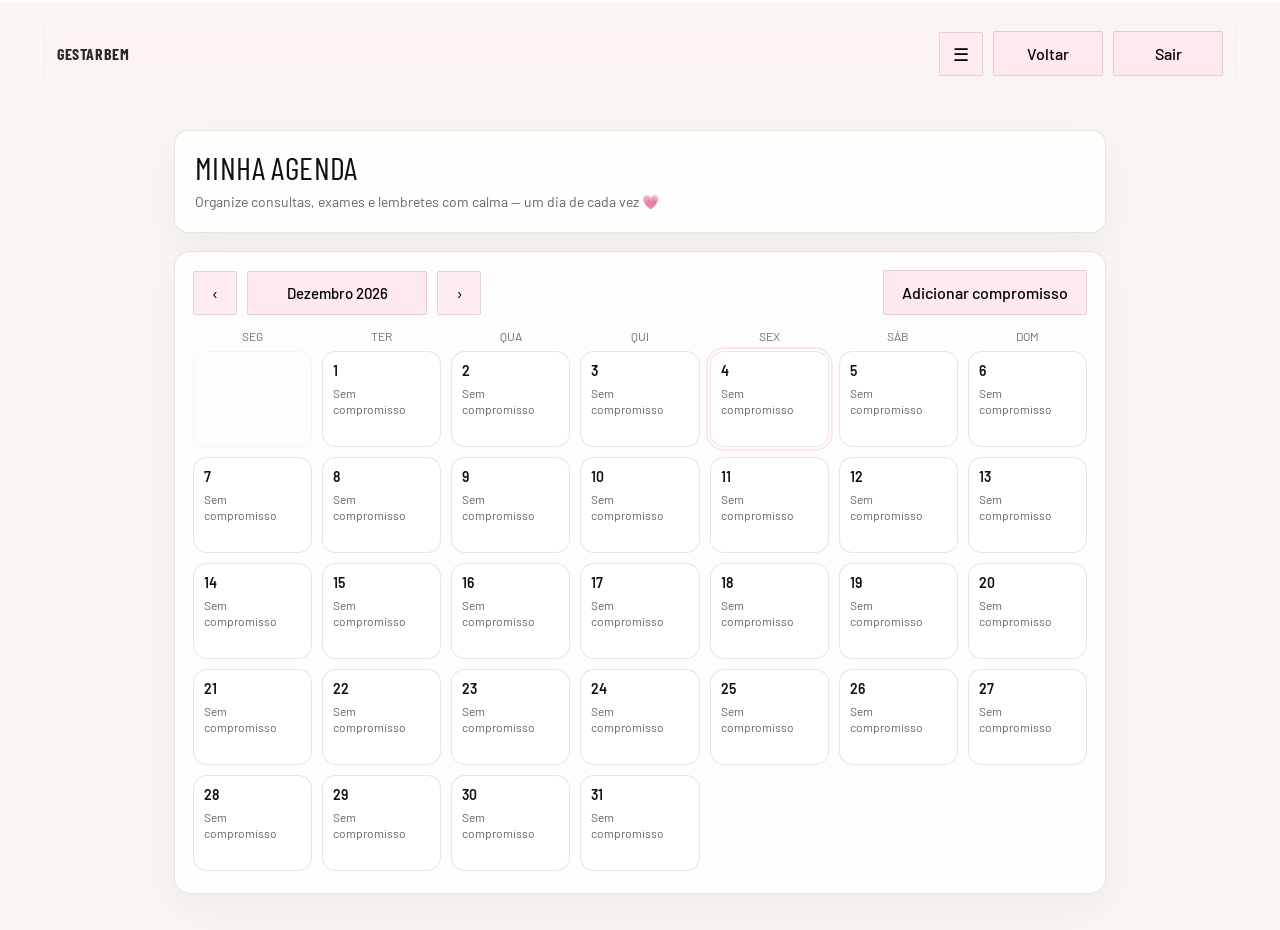
<file: templates/agenda.html>
<!DOCTYPE html>
<html lang="pt-BR">

<head>
  <meta charset="UTF-8">
  <meta name="viewport" content="width=device-width, initial-scale=1.0">
  <title>GestarBem • Agenda</title>

  <link rel="preconnect" href="https://fonts.googleapis.com">
  <link rel="preconnect" href="https://fonts.gstatic.com" crossorigin>
  <link
    href="https://fonts.googleapis.com/css2?family=Barlow:wght@300;400;500&family=Barlow+Condensed:wght@700&display=swap"
    rel="stylesheet">

  <style>
    :root {
      --primary: #ffe9ef;
      --primary-2: #ffd4e0;
      --neutral: #faf7f3;
      --white: #ffffff;
      --text: #111111;
      --muted: rgba(17, 17, 17, 0.65);
      --radius: 10px;
      --border: rgba(17, 17, 17, 0.12);
      --card: rgba(255, 255, 255, 0.88);
      --shadow: 0 18px 60px rgba(0, 0, 0, 0.10);
    }

    * {
      margin: 0;
      padding: 0;
      box-sizing: border-box;
    }

    html,
    body {
      min-height: 100%;
    }

    body {
      font-family: 'Barlow', sans-serif;
      background: var(--neutral);
      color: var(--text);
      overflow-x: hidden;
    }

    a {
      text-decoration: none;
      color: inherit;
    }

    button,
    input,
    select,
    textarea {
      font: inherit;
    }

    .top-line {
      position: fixed;
      top: 0;
      left: 0;
      width: 100%;
      height: 2px;
      background: rgba(255, 255, 255, 0.9);
      z-index: 9999;
    }

    header {
      position: fixed;
      top: 0;
      left: 0;
      width: 100%;
      z-index: 9998;
      padding: 18px 40px;
      background: transparent;
    }

    .header-inner {
      display: flex;
      align-items: center;
      justify-content: space-between;
      gap: 18px;
      padding: 12px 16px;
      border-radius: var(--radius);
      background: rgba(255, 233, 239, 0.18);
      border: 1px solid rgba(255, 255, 255, 0.55);
      backdrop-filter: blur(10px);
      -webkit-backdrop-filter: blur(10px);
    }

    .brand-mini {
      font-family: "Barlow Condensed", sans-serif;
      font-weight: 700;
      letter-spacing: 0.6px;
      text-transform: uppercase;
      color: var(--text);
      opacity: 0.9;
      user-select: none;
      white-space: nowrap;
    }

    .header-actions {
      display: flex;
      align-items: center;
      gap: 10px;
      flex-wrap: wrap;
      justify-content: flex-end;
    }

    .menu-btn,
    .close-btn,
    .icon-btn {
      width: 44px;
      height: 44px;
      border-radius: 2px;
      background: rgba(255, 233, 239, 0.85);
      border: 1px solid rgba(17, 17, 17, 0.12);
      display: grid;
      place-items: center;
      cursor: pointer;
      transition: 0.2s ease;
      user-select: none;
      font-size: 18px;
      line-height: 1;
      flex-shrink: 0;
    }

    .menu-btn:hover,
    .close-btn:hover,
    .icon-btn:hover,
    .btn-square:hover,
    .month-btn:hover,
    .btn-soft:hover,
    .btn-lite:hover {
      transform: translateY(-1px);
      filter: brightness(.98);
    }

    .btn-square {
      display: inline-flex;
      align-items: center;
      justify-content: center;
      padding: 12px 18px;
      border-radius: 2px;
      background: var(--primary);
      color: #000;
      border: 1px solid rgba(17, 17, 17, 0.12);
      font-weight: 500;
      min-width: 110px;
      transition: 0.2s ease;
      cursor: pointer;
      user-select: none;
    }

    .container {
      max-width: 980px;
      margin: 0 auto;
      padding: 24px;
      padding-top: 130px;
      padding-bottom: 36px;
    }

    .hero-panel {
      background: rgba(255, 255, 255, 0.80);
      border: 1px solid rgba(17, 17, 17, 0.10);
      box-shadow: 0 14px 45px rgba(0, 0, 0, 0.05);
      border-radius: 14px;
      padding: 20px;
      margin-bottom: 18px;
    }

    .title {
      font-family: 'Barlow Condensed', sans-serif;
      font-size: 32px;
      margin-bottom: 6px;
      letter-spacing: .4px;
      text-transform: uppercase;
      line-height: 1.05;
    }

    .subtitle {
      font-size: 14px;
      color: var(--muted);
      line-height: 1.55;
    }

    .calendar-shell {
      background: rgba(255, 255, 255, 0.78);
      border: 1px solid rgba(17, 17, 17, 0.10);
      box-shadow: 0 14px 45px rgba(0, 0, 0, 0.05);
      border-radius: 16px;
      padding: 18px;
    }

    .calendar-top {
      display: flex;
      align-items: center;
      justify-content: space-between;
      gap: 12px;
      margin-bottom: 14px;
    }

    .month-actions {
      display: flex;
      align-items: center;
      gap: 10px;
      min-width: 0;
    }

    .month-btn {
      background: var(--primary);
      border: 1px solid rgba(17, 17, 17, 0.12);
      padding: 12px 18px;
      border-radius: 2px;
      cursor: pointer;
      font-weight: 500;
      font-size: 15px;
      color: #000;
      display: inline-flex;
      align-items: center;
      justify-content: center;
      transition: 0.2s ease;
      min-width: 180px;
      text-align: center;
      user-select: none;
    }

    .top-right-actions {
      display: flex;
      gap: 10px;
      align-items: center;
      flex-wrap: wrap;
      justify-content: flex-end;
    }

    .weekdays {
      display: grid;
      grid-template-columns: repeat(7, 1fr);
      font-size: 12px;
      text-align: center;
      margin-bottom: 8px;
      opacity: 0.6;
      user-select: none;
      gap: 10px;
    }

    .calendar {
      display: grid;
      grid-template-columns: repeat(7, 1fr);
      gap: 10px;
      margin-bottom: 4px;
    }

    .day {
      background: var(--white);
      border-radius: 14px;
      padding: 10px 10px 12px;
      min-height: 96px;
      font-size: 13px;
      cursor: pointer;
      transition: 0.2s ease;
      border: 1px solid rgba(17, 17, 17, 0.10);
      position: relative;
      overflow: hidden;
    }

    .day:hover {
      transform: translateY(-1px);
      filter: brightness(0.99);
    }

    .day.is-today {
      outline: 2px solid rgba(255, 212, 224, 0.55);
      outline-offset: 2px;
    }

    .day.is-out {
      opacity: 0.35;
      cursor: default;
      background: rgba(255, 255, 255, 0.6);
    }

    .day-top {
      display: flex;
      align-items: center;
      justify-content: space-between;
      gap: 10px;
      margin-bottom: 6px;
    }

    .day-num {
      font-weight: 600;
      font-size: 14px;
    }

    .pill,
    .badge {
      display: inline-flex;
      align-items: center;
      gap: 8px;
      padding: 6px 10px;
      border-radius: 999px;
      background: rgba(255, 233, 239, 0.85);
      border: 1px solid rgba(17, 17, 17, 0.10);
      font-size: 12px;
      color: rgba(17, 17, 17, 0.78);
      user-select: none;
      flex-wrap: wrap;
    }

    .dot {
      width: 8px;
      height: 8px;
      border-radius: 999px;
      background: rgba(17, 17, 17, 0.35);
      display: inline-block;
    }

    .day-preview {
      font-size: 12px;
      color: rgba(17, 17, 17, 0.65);
      line-height: 1.35;
      margin-top: 4px;
      min-height: 32px;
      word-break: break-word;
    }

    .day-preview strong {
      font-weight: 500;
      color: rgba(17, 17, 17, 0.80);
    }

    /* OVERLAY GERAL */
    .overlay {
      position: fixed;
      inset: 0;
      background: rgba(17, 17, 17, 0.18);
      backdrop-filter: blur(2px);
      -webkit-backdrop-filter: blur(2px);
      opacity: 0;
      pointer-events: none;
      transition: opacity .22s ease;
      z-index: 9999;
      display: flex;
      align-items: center;
      justify-content: center;
      padding: 18px;
    }

    .overlay.show {
      opacity: 1;
      pointer-events: auto;
    }

    .modal {
      width: min(760px, 100%);
      max-height: min(90vh, 820px);
      background: rgba(255, 255, 255, 0.96);
      border: 1px solid rgba(17, 17, 17, 0.10);
      border-radius: 14px;
      box-shadow: var(--shadow);
      padding: 16px;
      transform: translateY(10px);
      opacity: 0;
      transition: opacity .22s ease, transform .22s ease;
      overflow: hidden;
      display: flex;
      flex-direction: column;
    }

    .overlay.show .modal {
      opacity: 1;
      transform: translateY(0);
    }

    .modal-top {
      display: flex;
      align-items: center;
      justify-content: space-between;
      gap: 12px;
      padding: 10px;
      border-radius: var(--radius);
      background: rgba(255, 233, 239, 0.25);
      border: 1px solid rgba(255, 255, 255, 0.60);
      margin-bottom: 12px;
      flex-shrink: 0;
    }

    .modal-title {
      font-family: "Barlow Condensed", sans-serif;
      font-size: 22px;
      text-transform: uppercase;
      letter-spacing: .4px;
      opacity: .95;
      line-height: 1.1;
    }

    .modal-scroll {
      overflow-y: auto;
      padding-right: 2px;
    }

    .modal-body {
      display: grid;
      grid-template-columns: 1.05fr 0.95fr;
      gap: 14px;
      align-items: start;
    }

    .panel {
      background: rgba(255, 255, 255, 0.86);
      border: 1px solid rgba(17, 17, 17, 0.10);
      border-radius: 14px;
      padding: 14px;
      min-width: 0;
    }

    .panel h3 {
      font-family: "Barlow Condensed", sans-serif;
      font-size: 18px;
      text-transform: uppercase;
      letter-spacing: .4px;
      margin-bottom: 8px;
      opacity: .9;
      line-height: 1.1;
    }

    .hint {
      font-size: 13px;
      color: rgba(17, 17, 17, 0.65);
      margin-bottom: 10px;
      line-height: 1.5;
    }

    .events-list {
      display: grid;
      gap: 10px;
      margin-top: 8px;
    }

    .event-card {
      background: rgba(255, 255, 255, 0.90);
      border: 1px solid rgba(17, 17, 17, 0.10);
      border-radius: 14px;
      padding: 12px;
      transition: .2s ease;
    }

    .event-card:hover {
      transform: translateY(-1px);
      filter: brightness(.99);
    }

    .event-row {
      display: flex;
      align-items: center;
      justify-content: space-between;
      gap: 10px;
      margin-bottom: 6px;
      flex-wrap: wrap;
    }

    .badge small {
      opacity: .75;
      font-size: 12px;
    }

    .event-title {
      font-weight: 500;
      color: rgba(17, 17, 17, 0.86);
      margin-bottom: 4px;
      line-height: 1.35;
      word-break: break-word;
    }

    .event-note {
      font-size: 12.5px;
      color: rgba(17, 17, 17, 0.65);
      line-height: 1.45;
      word-break: break-word;
    }

    .event-actions {
      display: flex;
      gap: 8px;
      flex-wrap: wrap;
      margin-top: 10px;
    }

    .btn-soft,
    .btn-lite {
      padding: 10px 12px;
      border-radius: 2px;
      cursor: pointer;
      font-weight: 500;
      font-family: "Barlow", sans-serif;
      font-size: 13px;
      transition: .2s ease;
    }

    .btn-soft {
      background: var(--primary);
      border: 1px solid rgba(17, 17, 17, .12);
      color: #000;
    }

    .btn-lite {
      border: 1px solid rgba(17, 17, 17, .12);
      background: rgba(255, 255, 255, .92);
      color: var(--text);
    }

    .form {
      display: grid;
      gap: 10px;
      margin-top: 6px;
    }

    .field label {
      font-size: 11px;
      letter-spacing: 1px;
      font-weight: 500;
      display: block;
      margin-bottom: 6px;
      opacity: .85;
      text-transform: uppercase;
    }

    .field input,
    .field select,
    .field textarea {
      width: 100%;
      padding: 12px;
      border: 1px solid rgba(17, 17, 17, .12);
      border-radius: 8px;
      background: rgba(250, 247, 243, 0.75);
      font-size: 14px;
      outline: none;
      font-family: "Barlow", sans-serif;
    }

    .field input:focus,
    .field select:focus,
    .field textarea:focus {
      border-color: rgba(255, 212, 224, .85);
      box-shadow: 0 0 0 3px rgba(255, 233, 239, .55);
    }

    .field textarea {
      resize: vertical;
      min-height: 90px;
    }

    .row-2 {
      display: grid;
      grid-template-columns: 1fr 1fr;
      gap: 10px;
    }

    .empty-soft {
      font-size: 14px;
      opacity: .75;
      margin-top: 6px;
      line-height: 1.5;
    }

    /* SIDEBAR */
    .sidebar-overlay {
      position: fixed;
      inset: 0;
      background: rgba(0, 0, 0, 0.25);
      opacity: 0;
      pointer-events: none;
      transition: .2s ease;
      z-index: 10020;
    }

    .sidebar-overlay.open {
      opacity: 1;
      pointer-events: auto;
    }

    .sidebar {
      position: fixed;
      top: 0;
      left: 0;
      height: 100%;
      width: min(320px, 86vw);
      background: rgba(255, 255, 255, 0.88);
      border-right: 1px solid rgba(17, 17, 17, 0.10);
      backdrop-filter: blur(12px);
      -webkit-backdrop-filter: blur(12px);
      transform: translateX(-105%);
      transition: .25s ease;
      z-index: 10030;
      padding: 18px 16px;
      display: flex;
      flex-direction: column;
      gap: 14px;
    }

    .sidebar.open {
      transform: translateX(0);
    }

    .sidebar-top {
      display: flex;
      align-items: center;
      justify-content: space-between;
      gap: 12px;
      padding: 10px;
      border-radius: var(--radius);
      background: rgba(255, 233, 239, 0.30);
      border: 1px solid rgba(255, 255, 255, 0.6);
    }

    .sidebar-title {
      font-family: "Barlow Condensed", sans-serif;
      font-weight: 700;
      letter-spacing: 0.6px;
      text-transform: uppercase;
      font-size: 18px;
      opacity: .9;
    }

    .sidebar-nav {
      display: grid;
      gap: 10px;
      margin-top: 6px;
    }

    .side-link {
      padding: 12px;
      border-radius: 10px;
      background: rgba(255, 255, 255, 0.70);
      border: 1px solid rgba(17, 17, 17, 0.10);
      transition: .2s ease;
      font-weight: 500;
      color: rgba(17, 17, 17, 0.80);
    }

    .side-link:hover {
      transform: translateY(-1px);
      background: rgba(255, 233, 239, 0.35);
    }

    .sidebar-footer {
      margin-top: auto;
      font-size: 12px;
      color: rgba(17, 17, 17, 0.60);
      padding: 10px 4px;
      line-height: 1.5;
    }

    /* TABLET */
    @media (max-width: 920px) {
      header {
        padding: 18px 18px;
      }

      .container {
        padding: 18px;
        padding-top: 120px;
      }

      .calendar-shell,
      .hero-panel {
        padding: 16px;
      }

      .calendar {
        gap: 8px;
      }

      .weekdays {
        gap: 8px;
      }

      .day {
        min-height: 86px;
        font-size: 12px;
      }

      .month-btn {
        min-width: 160px;
      }

      .modal {
        max-height: 92vh;
      }

      .modal-body {
        grid-template-columns: 1fr;
      }
    }

    /* CELULAR */
    @media (max-width: 640px) {
      .header-inner {
        padding: 10px 12px;
      }

      .header-actions {
        width: 100%;
        justify-content: flex-start;
      }

      .brand-mini {
        font-size: 15px;
      }

      .btn-square {
        padding: 10px 14px;
        font-size: 13px;
        min-width: auto;
      }

      .menu-btn,
      .close-btn,
      .icon-btn {
        width: 40px;
        height: 40px;
        font-size: 16px;
      }

      .container {
        padding: 14px;
        padding-top: 108px;
        padding-bottom: 28px;
      }

      .hero-panel {
        padding: 16px;
        margin-bottom: 14px;
      }

      .title {
        font-size: 26px;
      }

      .subtitle {
        font-size: 13px;
      }

      .calendar-shell {
        padding: 14px;
      }

      .calendar-top {
        flex-direction: column;
        align-items: stretch;
        gap: 12px;
      }

      .top-right-actions {
        width: 100%;
        justify-content: stretch;
      }

      .top-right-actions .btn-square {
        width: 100%;
      }

      .month-actions {
        width: 100%;
        justify-content: space-between;
      }

      .month-btn {
        min-width: auto;
        flex: 1;
        font-size: 14px;
        padding: 11px 12px;
      }

      .weekdays {
        gap: 6px;
        font-size: 10px;
      }

      .calendar {
        gap: 6px;
      }

      .day {
        min-height: 74px;
        padding: 8px 7px 10px;
        font-size: 11px;
        border-radius: 12px;
      }

      .day-num {
        font-size: 13px;
      }

      .pill {
        padding: 4px 7px;
        font-size: 10px;
      }

      .day-preview {
        font-size: 10.5px;
        min-height: 22px;
      }

      .overlay {
        padding: 10px;
        align-items: flex-start;
        overflow-y: auto;
      }

      .modal {
        width: 100%;
        max-height: none;
        margin-top: 10px;
        padding: 12px;
        border-radius: 12px;
      }

      .modal-top {
        padding: 10px;
        margin-bottom: 10px;
      }

      .modal-title {
        font-size: 19px;
      }

      .modal-scroll {
        overflow: visible;
      }

      .panel {
        padding: 12px;
      }

      .panel h3 {
        font-size: 17px;
      }

      .hint,
      .empty-soft {
        font-size: 13px;
      }

      .row-2 {
        grid-template-columns: 1fr;
      }

      .event-actions {
        flex-direction: column;
        align-items: stretch;
      }

      .event-actions .btn-soft,
      .event-actions .btn-lite,
      .row-2 .btn-square {
        width: 100%;
        justify-content: center;
      }

      .sidebar {
        width: min(300px, 88vw);
        padding: 16px 14px;
      }

      .side-link {
        padding: 11px 12px;
        font-size: 14px;
      }
    }

    /* CELULAR PEQUENO */
    @media (max-width: 400px) {
      .title {
        font-size: 23px;
      }

      .subtitle {
        font-size: 12.5px;
      }

      .month-btn {
        font-size: 13px;
        padding: 10px;
      }

      .day {
        min-height: 66px;
      }

      .weekdays {
        font-size: 9px;
      }

      .modal-title {
        font-size: 17px;
      }
    }
  </style>
</head>

<body>

  <div class="top-line"></div>

  <div class="sidebar-overlay" id="sidebarOverlay"></div>

  <aside class="sidebar" id="sidebar" aria-hidden="true">
    <div class="sidebar-top">
      <div class="sidebar-title">Menu</div>
      <button class="close-btn" id="closeSidebar" type="button" aria-label="Fechar menu">✕</button>
    </div>

    <nav class="sidebar-nav">
      <a class="side-link" href="/home">Home</a>
      <a class="side-link" href="/perfil">Perfil</a>
      <a class="side-link" href="/documentos">Documentos</a>
      <a class="side-link" href="/listas">Listas</a>
      <a class="side-link" href="/agenda">Agenda</a>
      <a class="side-link" href="/emergencia">Emergência</a>
      <a class="side-link" href="/">Sair</a>
    </nav>

    <div class="sidebar-footer">GestarBem • organize seus compromissos com leveza</div>
  </aside>

  <header>
    <div class="header-inner">
      <div class="brand-mini">GestarBem</div>

      <div class="header-actions">
        <button class="menu-btn" id="openSidebar" type="button" aria-label="Abrir menu">☰</button>
        <a class="btn-square" href="/home">Voltar</a>
        <a class="btn-square" href="/">Sair</a>
      </div>
    </div>
  </header>

  <main class="container">

    <div class="hero-panel">
      <div class="title">Minha agenda</div>
      <div class="subtitle">Organize consultas, exames e lembretes com calma — um dia de cada vez 💗</div>
    </div>

    <div class="calendar-shell">
      <div class="calendar-top">
        <div class="month-actions">
          <button class="icon-btn" type="button" id="prevMonth" aria-label="Mês anterior">‹</button>

          <button class="month-btn" type="button" id="monthYearBtn" aria-label="Selecionar mês e ano">
            <span id="mesAno"></span>
          </button>

          <button class="icon-btn" type="button" id="nextMonth" aria-label="Próximo mês">›</button>
        </div>

        <div class="top-right-actions">
          <button class="btn-square" type="button" id="newEventTop">Adicionar compromisso</button>
        </div>
      </div>

      <div class="weekdays">
        <div>SEG</div>
        <div>TER</div>
        <div>QUA</div>
        <div>QUI</div>
        <div>SEX</div>
        <div>SÁB</div>
        <div>DOM</div>
      </div>

      <div class="calendar" id="calendar"></div>
    </div>

  </main>

  <!-- OVERLAY: DIA -->
  <div class="overlay" id="dayOverlay" aria-hidden="true">
    <div class="modal" role="dialog" aria-modal="true" aria-label="Compromissos do dia">
      <div class="modal-top">
        <div class="modal-title" id="dayTitle">Dia</div>
        <button class="close-btn" id="closeDay" type="button" aria-label="Fechar">✕</button>
      </div>

      <div class="modal-scroll">
        <div class="modal-body">
          <div class="panel">
            <h3>Compromissos</h3>
            <div class="hint" id="dayHint">Aqui vão aparecer seus compromissos deste dia.</div>
            <div class="events-list" id="dayEvents"></div>
            <div class="empty-soft" id="dayEmpty" style="display:none;">
              Hoje está livre 💗 Se quiser, você pode adicionar um lembrete com calma.
            </div>

            <div class="event-actions" style="margin-top:12px;">
              <button class="btn-soft" type="button" id="addForDay">Adicionar neste dia</button>
            </div>
          </div>

          <div class="panel">
            <h3 id="formTitle">Novo compromisso</h3>
            <div class="hint">Pode ser consulta, exame ou um lembrete simples — do seu jeitinho.</div>

            <form class="form" id="eventForm">
              <div class="field">
                <label>Título</label>
                <input id="fTitle" type="text" placeholder="Ex: Consulta pré-natal">
              </div>

              <div class="row-2">
                <div class="field">
                  <label>Tipo</label>
                  <select id="fType">
                    <option value="consulta">Consulta</option>
                    <option value="exame">Exame</option>
                    <option value="lembrete">Lembrete</option>
                  </select>
                </div>

                <div class="field">
                  <label>Data</label>
                  <input id="fDate" type="date">
                </div>
              </div>

              <div class="row-2">
                <div class="field">
                  <label>Hora (opcional)</label>
                  <input id="fTime" type="time">
                </div>

                <div class="field">
                  <label>&nbsp;</label>
                  <button class="btn-square" type="button" id="saveEvent">Salvar</button>
                </div>
              </div>

              <div class="field">
                <label>Observação (opcional)</label>
                <textarea id="fNote" placeholder="Ex: levar exames anteriores, chegar 10 min antes..."></textarea>
              </div>

              <div class="event-actions">
                <button class="btn-lite" type="button" id="cancelEdit" style="display:none;">Cancelar edição</button>
              </div>
            </form>
          </div>
        </div>
      </div>
    </div>
  </div>

  <!-- OVERLAY: SELETOR MÊS/ANO -->
  <div class="overlay" id="pickerOverlay" aria-hidden="true">
    <div class="modal" role="dialog" aria-modal="true" aria-label="Selecionar mês e ano" style="width:min(520px,100%);">
      <div class="modal-top">
        <div class="modal-title">Mês e ano</div>
        <button class="close-btn" id="closePicker" type="button" aria-label="Fechar">✕</button>
      </div>

      <div class="modal-scroll">
        <div class="panel">
          <h3>Ir para</h3>
          <div class="hint">Escolha o mês e o ano para visualizar sua agenda.</div>

          <div class="form" style="margin-top:8px;">
            <div class="row-2">
              <div class="field">
                <label>Mês</label>
                <select id="pickMonth"></select>
              </div>

              <div class="field">
                <label>Ano</label>
                <input id="pickYear" type="number" min="1970" max="2100" step="1">
              </div>
            </div>

            <div class="event-actions" style="justify-content:flex-end;">
              <button class="btn-lite" type="button" id="pickerCancel">Cancelar</button>
              <button class="btn-soft" type="button" id="pickerGo">Aplicar</button>
            </div>
          </div>
        </div>
      </div>
    </div>
  </div>

  <script>
    const LS_KEY = "gestarbem_agenda_v1";

    function loadEvents() {
      const raw = localStorage.getItem(LS_KEY);
      try {
        const parsed = JSON.parse(raw || "[]");
        return Array.isArray(parsed) ? parsed : [];
      } catch {
        return [];
      }
    }

    function saveEvents() {
      localStorage.setItem(LS_KEY, JSON.stringify(events));
    }

    const meses = [
      "Janeiro", "Fevereiro", "Março", "Abril", "Maio", "Junho",
      "Julho", "Agosto", "Setembro", "Outubro", "Novembro", "Dezembro"
    ];

    let events = loadEvents();
    let view = new Date();
    let selectedDate = null;
    let editingId = null;

    const calEl = document.getElementById("calendar");
    const mesAnoEl = document.getElementById("mesAno");

    const prevMonthBtn = document.getElementById("prevMonth");
    const nextMonthBtn = document.getElementById("nextMonth");
    const monthYearBtn = document.getElementById("monthYearBtn");
    const newEventTop = document.getElementById("newEventTop");

    const dayOverlay = document.getElementById("dayOverlay");
    const closeDay = document.getElementById("closeDay");
    const dayTitle = document.getElementById("dayTitle");
    const dayHint = document.getElementById("dayHint");
    const dayEvents = document.getElementById("dayEvents");
    const dayEmpty = document.getElementById("dayEmpty");
    const addForDay = document.getElementById("addForDay");

    const formTitle = document.getElementById("formTitle");
    const fTitle = document.getElementById("fTitle");
    const fType = document.getElementById("fType");
    const fDate = document.getElementById("fDate");
    const fTime = document.getElementById("fTime");
    const fNote = document.getElementById("fNote");
    const saveEventBtn = document.getElementById("saveEvent");
    const cancelEditBtn = document.getElementById("cancelEdit");

    const pickerOverlay = document.getElementById("pickerOverlay");
    const closePicker = document.getElementById("closePicker");
    const pickerCancel = document.getElementById("pickerCancel");
    const pickerGo = document.getElementById("pickerGo");
    const pickMonth = document.getElementById("pickMonth");
    const pickYear = document.getElementById("pickYear");

    const sidebar = document.getElementById("sidebar");
    const sidebarOverlay = document.getElementById("sidebarOverlay");
    const openSidebar = document.getElementById("openSidebar");
    const closeSidebar = document.getElementById("closeSidebar");

    function pad2(n) { return String(n).padStart(2, "0"); }

    function toISODate(y, m, d) {
      return `${y}-${pad2(m + 1)}-${pad2(d)}`;
    }

    function formatPtDate(iso) {
      const [y, mm, dd] = iso.split("-").map(Number);
      return `${pad2(dd)}/${pad2(mm)}/${y}`;
    }

    function escapeHtml(str) {
      return String(str)
        .replaceAll("&", "&amp;")
        .replaceAll("<", "&lt;")
        .replaceAll(">", "&gt;")
        .replaceAll('"', "&quot;")
        .replaceAll("'", "&#039;");
    }

    function typeLabel(type) {
      if (type === "consulta") return "Consulta";
      if (type === "exame") return "Exame";
      return "Lembrete";
    }

    function eventsByDateMap() {
      const map = new Map();
      for (const e of events) {
        if (!e.date) continue;
        if (!map.has(e.date)) map.set(e.date, []);
        map.get(e.date).push(e);
      }
      for (const [k, arr] of map.entries()) {
        arr.sort((a, b) => (a.time || "").localeCompare(b.time || "") || a.title.localeCompare(b.title));
      }
      return map;
    }

    function startOfMonth(date) {
      return new Date(date.getFullYear(), date.getMonth(), 1);
    }

    function daysInMonth(y, m) {
      return new Date(y, m + 1, 0).getDate();
    }

    function mondayIndex(jsDay) {
      return (jsDay + 6) % 7;
    }

    function isTodayISO(iso) {
      const t = new Date();
      const todayISO = `${t.getFullYear()}-${pad2(t.getMonth() + 1)}-${pad2(t.getDate())}`;
      return iso === todayISO;
    }

    function uuid() {
      return "e_" + Math.random().toString(16).slice(2) + Date.now().toString(16);
    }

    function setBodyLock() {
      const anyOpen =
        dayOverlay.classList.contains("show") ||
        pickerOverlay.classList.contains("show") ||
        sidebar.classList.contains("open");

      document.body.style.overflow = anyOpen ? "hidden" : "";
    }

    function renderCalendar() {
      const y = view.getFullYear();
      const m = view.getMonth();
      mesAnoEl.innerText = `${meses[m]} ${y}`;

      calEl.innerHTML = "";

      const map = eventsByDateMap();

      const first = startOfMonth(view);
      const offset = mondayIndex(first.getDay());
      const total = daysInMonth(y, m);

      for (let i = 0; i < offset; i++) {
        const empty = document.createElement("div");
        empty.className = "day is-out";
        empty.style.pointerEvents = "none";
        calEl.appendChild(empty);
      }

      for (let d = 1; d <= total; d++) {
        const iso = toISODate(y, m, d);
        const dayEventsList = map.get(iso) || [];
        const count = dayEventsList.length;

        const day = document.createElement("div");
        day.className = "day" + (isTodayISO(iso) ? " is-today" : "");

        const previewTitle = dayEventsList[0]?.title ? escapeHtml(dayEventsList[0].title) : "";
        const previewTime = dayEventsList[0]?.time ? escapeHtml(dayEventsList[0].time) : "";

        day.innerHTML = `
          <div class="day-top">
            <div class="day-num">${d}</div>
            ${count ? `<div class="pill"><span class="dot"></span><span>${count}</span></div>` : ``}
          </div>
          <div class="day-preview">
            ${count ? `<strong>${previewTime ? `${previewTime} • ` : ""}${previewTitle}</strong>` : `<span>Sem compromisso</span>`}
          </div>
        `;

        day.addEventListener("click", () => openDay(iso));
        calEl.appendChild(day);
      }
    }

    function setDayOverlay(open) {
      dayOverlay.classList.toggle("show", open);
      dayOverlay.setAttribute("aria-hidden", String(!open));
      setBodyLock();
    }

    function openDay(iso) {
      selectedDate = iso;
      editingId = null;
      setFormMode("create");

      dayTitle.innerText = `Dia ${formatPtDate(iso)}`;
      dayHint.innerText = `Aqui ficam seus compromissos de ${formatPtDate(iso)} — com leveza e clareza.`;

      fDate.value = iso;

      renderDayEvents();
      setDayOverlay(true);
    }

    function closeDayModal() {
      setDayOverlay(false);
      selectedDate = null;
      editingId = null;
      setFormMode("create");
    }

    function renderDayEvents() {
      const list = events.filter(e => e.date === selectedDate)
        .sort((a, b) => (a.time || "").localeCompare(b.time || "") || a.title.localeCompare(b.title));

      dayEvents.innerHTML = "";

      if (!list.length) {
        dayEmpty.style.display = "block";
        return;
      }

      dayEmpty.style.display = "none";

      list.forEach(e => {
        const card = document.createElement("div");
        card.className = "event-card";

        const time = e.time ? escapeHtml(e.time) : "—";
        const title = escapeHtml(e.title || "");
        const note = e.note ? escapeHtml(e.note) : "";

        card.innerHTML = `
          <div class="event-row">
            <div class="badge">
              ${typeLabel(e.type)} <small>• ${time}</small>
            </div>
          </div>

          <div class="event-title">${title}</div>
          ${note ? `<div class="event-note">${note}</div>` : `<div class="event-note">Sem observação.</div>`}

          <div class="event-actions">
            <button class="btn-soft" type="button" data-action="edit">Editar</button>
            <button class="btn-lite" type="button" data-action="delete">Excluir</button>
          </div>
        `;

        card.querySelector('[data-action="edit"]').addEventListener("click", () => startEdit(e.id));
        card.querySelector('[data-action="delete"]').addEventListener("click", () => deleteEvent(e.id));

        dayEvents.appendChild(card);
      });
    }

    function setFormMode(mode) {
      if (mode === "edit") {
        formTitle.innerText = "Editar compromisso";
        cancelEditBtn.style.display = "inline-flex";
        return;
      }
      formTitle.innerText = "Novo compromisso";
      cancelEditBtn.style.display = "none";
      editingId = null;

      fTitle.value = "";
      fType.value = "consulta";
      fTime.value = "";
      fNote.value = "";
      if (selectedDate) fDate.value = selectedDate;
    }

    function startEdit(id) {
      const e = events.find(x => x.id === id);
      if (!e) return;

      editingId = id;
      setFormMode("edit");

      fTitle.value = e.title || "";
      fType.value = e.type || "consulta";
      fDate.value = e.date || (selectedDate || "");
      fTime.value = e.time || "";
      fNote.value = e.note || "";
    }

    function deleteEvent(id) {
      const e = events.find(x => x.id === id);
      if (!e) return;

      const ok = confirm("Deseja excluir este compromisso?");
      if (!ok) return;

      events = events.filter(x => x.id !== id);
      saveEvents();
      renderCalendar();
      renderDayEvents();

      if (editingId === id) setFormMode("create");
    }

    function saveEventFromForm() {
      const title = fTitle.value.trim();
      const type = fType.value;
      const date = fDate.value;
      const time = fTime.value || "";
      const note = fNote.value.trim();

      if (!title) {
        fTitle.focus();
        return;
      }
      if (!date) {
        fDate.focus();
        return;
      }

      if (editingId) {
        const idx = events.findIndex(x => x.id === editingId);
        if (idx !== -1) {
          events[idx] = {
            ...events[idx],
            title, type, date, time, note
          };
        }
        selectedDate = date;
        dayTitle.innerText = `Dia ${formatPtDate(selectedDate)}`;
        dayHint.innerText = `Aqui ficam seus compromissos de ${formatPtDate(selectedDate)} — com leveza e clareza.`;
      } else {
        events.push({
          id: uuid(),
          title,
          type,
          date,
          time,
          note
        });
        selectedDate = date;
        dayTitle.innerText = `Dia ${formatPtDate(selectedDate)}`;
        dayHint.innerText = `Aqui ficam seus compromissos de ${formatPtDate(selectedDate)} — com leveza e clareza.`;
      }

      saveEvents();
      renderCalendar();
      renderDayEvents();
      setFormMode("create");
      fTitle.focus();
    }

    function changeMonth(delta) {
      const y = view.getFullYear();
      const m = view.getMonth();
      view = new Date(y, m + delta, 1);
      renderCalendar();
    }

    function openPicker() {
      pickMonth.innerHTML = "";
      meses.forEach((name, idx) => {
        const opt = document.createElement("option");
        opt.value = String(idx);
        opt.textContent = name;
        pickMonth.appendChild(opt);
      });

      pickMonth.value = String(view.getMonth());
      pickYear.value = String(view.getFullYear());

      pickerOverlay.classList.add("show");
      pickerOverlay.setAttribute("aria-hidden", "false");
      setBodyLock();
    }

    function closePickerModal() {
      pickerOverlay.classList.remove("show");
      pickerOverlay.setAttribute("aria-hidden", "true");
      setBodyLock();
    }

    function applyPicker() {
      const m = Number(pickMonth.value);
      const y = Number(pickYear.value);

      if (!Number.isFinite(m) || !Number.isFinite(y)) return;

      view = new Date(y, m, 1);
      closePickerModal();
      renderCalendar();
    }

    function setSidebar(open) {
      sidebar.classList.toggle("open", open);
      sidebarOverlay.classList.toggle("open", open);
      sidebar.setAttribute("aria-hidden", String(!open));
      setBodyLock();
    }

    prevMonthBtn.addEventListener("click", () => changeMonth(-1));
    nextMonthBtn.addEventListener("click", () => changeMonth(1));
    monthYearBtn.addEventListener("click", openPicker);

    newEventTop.addEventListener("click", () => {
      const t = new Date();
      const todayISO = `${t.getFullYear()}-${pad2(t.getMonth() + 1)}-${pad2(t.getDate())}`;
      openDay(todayISO);
      fTitle.focus();
    });

    closeDay.addEventListener("click", closeDayModal);
    dayOverlay.addEventListener("click", (e) => {
      if (e.target === dayOverlay) closeDayModal();
    });

    addForDay.addEventListener("click", () => {
      if (!selectedDate) return;
      setFormMode("create");
      fDate.value = selectedDate;
      fTitle.focus();
    });

    saveEventBtn.addEventListener("click", saveEventFromForm);
    cancelEditBtn.addEventListener("click", () => setFormMode("create"));

    closePicker.addEventListener("click", closePickerModal);
    pickerCancel.addEventListener("click", closePickerModal);
    pickerGo.addEventListener("click", applyPicker);

    pickerOverlay.addEventListener("click", (e) => {
      if (e.target === pickerOverlay) closePickerModal();
    });

    openSidebar.addEventListener("click", () => setSidebar(true));
    closeSidebar.addEventListener("click", () => setSidebar(false));
    sidebarOverlay.addEventListener("click", () => setSidebar(false));

    document.addEventListener("keydown", (e) => {
      if (e.key === "Escape") {
        if (sidebar.classList.contains("open")) setSidebar(false);
        else if (pickerOverlay.classList.contains("show")) closePickerModal();
        else if (dayOverlay.classList.contains("show")) closeDayModal();
      }
    });

    fTitle.addEventListener("keydown", (e) => {
      if (e.key === "Enter") {
        e.preventDefault();
        saveEventFromForm();
      }
    });

    events = events.map(e => ({
      id: e.id || uuid(),
      title: (e.title ?? e.titulo ?? "").toString(),
      type: (e.type ?? "consulta").toString(),
      date: (e.date ?? "").toString(),
      time: (e.time ?? e.hora ?? "").toString(),
      note: (e.note ?? e.obs ?? "").toString()
    })).filter(e => e.title && e.date);

    saveEvents();
    renderCalendar();
  </script>

</body>

</html>
</file>
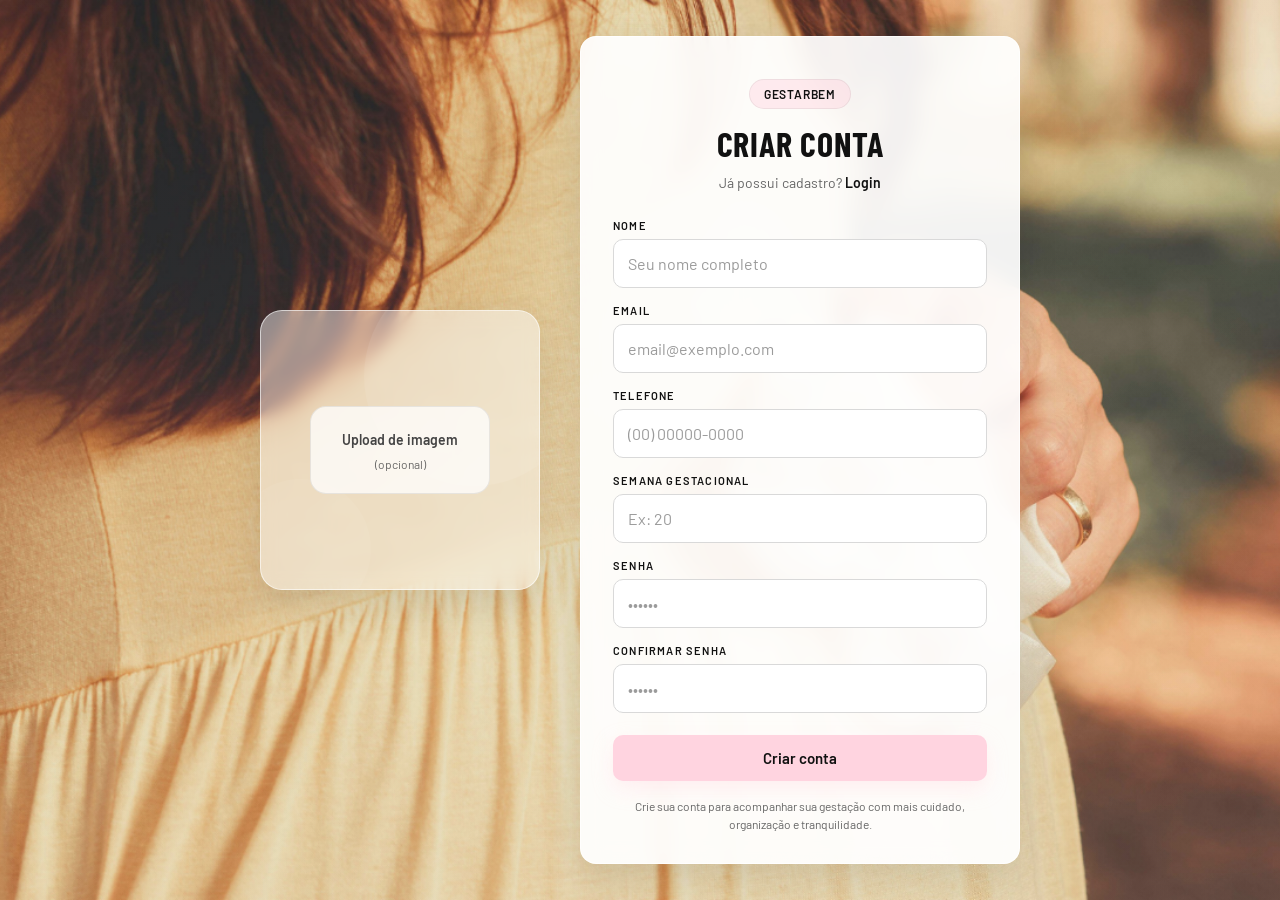
<file: templates/cadastro.html>
<!DOCTYPE html>
<html lang="pt-BR">

<head>
  <meta charset="UTF-8">
  <meta name="viewport" content="width=device-width, initial-scale=1.0">
  <title>GestarBem • Criar Conta</title>

  <link rel="preconnect" href="https://fonts.googleapis.com">
  <link rel="preconnect" href="https://fonts.gstatic.com" crossorigin>
  <link href="https://fonts.googleapis.com/css2?family=Barlow:wght@300;400;500;600&family=Barlow+Condensed:wght@600;700&display=swap" rel="stylesheet">

  <style>
    :root{
      --bg-soft:#f8f3f5;
      --card-bg:rgba(255,255,255,0.93);
      --primary:#ffd4e0;
      --primary-hover:#ffc5d5;
      --text:#111;
      --muted:#666;
      --border:rgba(0,0,0,0.10);
      --shadow:0 16px 40px rgba(0,0,0,0.10);
      --radius:16px;
    }

    *{
      margin:0;
      padding:0;
      box-sizing:border-box;
    }

    html, body{
      width:100%;
      min-height:100%;
    }

    body{
      font-family:'Barlow',sans-serif;
      color:var(--text);
      background:var(--bg-soft);
      overflow-x:hidden;
    }

    .auth-container{
      min-height:100vh;
      min-height:100dvh;
      display:flex;
      align-items:center;
      justify-content:center;
      gap:40px;
      padding:24px;
      background:
        linear-gradient(rgba(255,255,255,0.06), rgba(255,255,255,0.06)),
        url("../static/img/fotosapatos.png") center/cover no-repeat;
      position:relative;
    }

    .auth-container::before{
      content:"";
      position:absolute;
      inset:0;
      background:linear-gradient(
        180deg,
        rgba(255,255,255,0.04) 0%,
        rgba(248,243,245,0.12) 100%
      );
      pointer-events:none;
    }

    .decor-box{
      position:relative;
      z-index:1;
      width:280px;
      min-width:280px;
      height:280px;
      border-radius:22px;
      background:rgba(255,255,255,0.45);
      border:1px solid rgba(255,255,255,0.6);
      box-shadow:var(--shadow);
      display:flex;
      align-items:center;
      justify-content:center;
      overflow:hidden;
      padding:18px;
      backdrop-filter:blur(8px);
      -webkit-backdrop-filter:blur(8px);
    }

    .decor-box::before{
      content:"";
      position:absolute;
      width:220px;
      height:220px;
      border-radius:50%;
      background:rgba(255,255,255,0.08);
      top:-45px;
      right:-45px;
    }

    .decor-box::after{
      content:"";
      position:absolute;
      width:140px;
      height:140px;
      border-radius:50%;
      background:rgba(255,255,255,0.05);
      bottom:-30px;
      left:-30px;
    }

    .preview-img{
      position:absolute;
      z-index:3;
      width:190px;
      height:190px;
      object-fit:cover;
      border-radius:18px;
      display:none;
      box-shadow:0 10px 24px rgba(0,0,0,0.15);
      border:3px solid rgba(255,255,255,0.9);
    }

    .upload-box{
      position:relative;
      z-index:2;
      cursor:pointer;
      text-align:center;
      color:#444;
      font-family:'Barlow',sans-serif;
      background:rgba(255,255,255,0.75);
      border:1px solid rgba(0,0,0,0.08);
      border-radius:16px;
      padding:20px 18px;
      width:100%;
      max-width:180px;
      line-height:1.5;
      transition:transform .2s ease, background .2s ease;
    }

    .upload-box:hover{
      transform:translateY(-2px);
      background:rgba(255,255,255,0.85);
    }

    .upload-box span{
      font-weight:600;
      font-size:14px;
    }

    .upload-box small{
      display:block;
      font-size:12px;
      opacity:0.8;
      font-weight:400;
      margin-top:4px;
    }

    .upload-box input{
      display:none;
    }

    .auth-form{
      position:relative;
      z-index:1;
      width:100%;
      max-width:440px;
      padding:42px 32px 30px;
      background:var(--card-bg);
      border:1px solid rgba(255,255,255,0.75);
      border-radius:var(--radius);
      box-shadow:var(--shadow);
      backdrop-filter:blur(10px);
      -webkit-backdrop-filter:blur(10px);
      animation:fadeSlide .8s ease forwards;
    }

    .brand-badge{
      width:max-content;
      margin:0 auto 14px;
      padding:7px 14px;
      border-radius:999px;
      background:rgba(255,212,224,0.45);
      border:1px solid rgba(0,0,0,0.06);
      font-size:12px;
      font-weight:600;
      letter-spacing:.8px;
      text-transform:uppercase;
    }

    .auth-form h1{
      font-family:'Barlow Condensed',sans-serif;
      text-align:center;
      font-size:34px;
      letter-spacing:.8px;
      margin-bottom:8px;
    }

    .subtitle{
      text-align:center;
      font-size:14px;
      line-height:1.5;
      color:var(--muted);
      margin-bottom:26px;
    }

    .subtitle a{
      color:var(--text);
      font-weight:600;
      text-decoration:none;
    }

    .subtitle a:hover{
      text-decoration:underline;
    }

    .field{
      margin-bottom:16px;
    }

    .auth-form label{
      display:block;
      font-size:11px;
      letter-spacing:1.2px;
      font-weight:600;
      margin-bottom:7px;
    }

    .auth-form input{
      width:100%;
      padding:14px 14px;
      border:1px solid #d9d9d9;
      border-radius:10px;
      background:#fff;
      font-family:'Barlow',sans-serif;
      font-size:16px;
      color:var(--text);
      outline:none;
      transition:border-color .2s ease, box-shadow .2s ease;
    }

    .auth-form input::placeholder{
      color:#9b9b9b;
    }

    .auth-form input:focus{
      border-color:#efb3c2;
      box-shadow:0 0 0 4px rgba(255,212,224,0.30);
    }

    .auth-form button{
      width:100%;
      border:none;
      border-radius:10px;
      padding:14px;
      background:var(--primary);
      color:#111;
      font-family:'Barlow',sans-serif;
      font-size:15px;
      font-weight:600;
      cursor:pointer;
      transition:background .2s ease, transform .15s ease, box-shadow .2s ease;
      box-shadow:0 8px 20px rgba(255,212,224,0.35);
      margin-top:6px;
    }

    .auth-form button:hover{
      background:var(--primary-hover);
    }

    .auth-form button:active{
      transform:scale(.99);
    }

    .auth-footer{
      margin-top:16px;
      text-align:center;
      font-size:12px;
      color:var(--muted);
      line-height:1.5;
    }

    @keyframes fadeSlide{
      from{
        opacity:0;
        transform:translateY(26px);
      }
      to{
        opacity:1;
        transform:translateY(0);
      }
    }

    .toast{
      position:fixed;
      top:20px;
      left:50%;
      transform:translateX(-50%) translateY(-20px);
      width:calc(100% - 28px);
      max-width:420px;
      background:#fff;
      color:#111;
      padding:14px 16px;
      border-radius:12px;
      border:1px solid #ffd4e0;
      box-shadow:0 10px 25px rgba(0,0,0,0.08);
      font-size:14px;
      font-weight:500;
      line-height:1.4;
      text-align:center;
      opacity:0;
      pointer-events:none;
      transition:all .35s ease;
      z-index:9999;
    }

    .toast.show{
      opacity:1;
      transform:translateX(-50%) translateY(0);
    }

    @media (max-width:1024px){
      .auth-container{
        gap:24px;
        padding:22px;
      }

      .decor-box{
        width:240px;
        min-width:240px;
        height:240px;
      }

      .preview-img{
        width:160px;
        height:160px;
      }
    }

    @media (max-width:820px){
      .auth-container{
        flex-direction:column;
        gap:18px;
      }

      .decor-box{
        width:100%;
        max-width:420px;
        min-width:unset;
        height:180px;
      }

      .preview-img{
        width:120px;
        height:120px;
        border-radius:14px;
      }

      .upload-box{
        max-width:220px;
        padding:16px 14px;
      }

      .auth-form{
        max-width:100%;
      }
    }

    @media (max-width:768px){
      .auth-container{
        padding:18px;
      }

      .auth-form{
        padding:34px 22px 24px;
        border-radius:14px;
      }

      .auth-form h1{
        font-size:29px;
      }

      .subtitle{
        font-size:13px;
        margin-bottom:22px;
      }

      .auth-form input{
        padding:13px 12px;
      }

      .auth-form button{
        padding:13px;
        font-size:14px;
      }
    }

    @media (max-width:480px){
      .auth-container{
        padding:14px;
      }

      .decor-box{
        height:155px;
        border-radius:18px;
      }

      .upload-box{
        max-width:190px;
        padding:14px 12px;
      }

      .upload-box span{
        font-size:13px;
      }

      .upload-box small{
        font-size:11px;
      }

      .preview-img{
        width:105px;
        height:105px;
      }

      .auth-form{
        padding:28px 18px 20px;
      }

      .brand-badge{
        font-size:11px;
        padding:6px 12px;
      }

      .auth-form h1{
        font-size:25px;
      }

      .subtitle{
        font-size:12px;
        margin-bottom:20px;
      }

      .field{
        margin-bottom:14px;
      }

      .auth-form label{
        font-size:10px;
      }

      .auth-form input{
        font-size:16px;
        border-radius:9px;
      }

      .auth-form button{
        border-radius:9px;
      }

      .toast{
        top:14px;
        width:calc(100% - 20px);
        font-size:13px;
        padding:12px 14px;
      }
    }

    @media (max-height:700px){
      .auth-container{
        align-items:flex-start;
        padding-top:22px;
        padding-bottom:22px;
      }

      .auth-form{
        padding-top:28px;
      }
    }
  </style>
</head>

<body>

  <main class="auth-container">

    <div class="decor-box">
      <img id="preview" class="preview-img" alt="Foto do usuário">

      <label class="upload-box">
        <span>Upload de imagem</span>
        <small>(opcional)</small>
        <input id="foto" type="file" accept="image/*" onchange="previewImagem(event)">
      </label>
    </div>

    <form class="auth-form" id="formCadastro">
      <div class="brand-badge">GestarBem</div>

      <h1>CRIAR CONTA</h1>

      <p class="subtitle">
        Já possui cadastro? <a href="/login">Login</a>
      </p>

      <div class="field">
        <label for="nome">NOME</label>
        <input id="nome" name="nome" type="text" placeholder="Seu nome completo" required>
      </div>

      <div class="field">
        <label for="email">EMAIL</label>
        <input id="email" name="email" type="email" placeholder="email@exemplo.com" required>
      </div>

      <div class="field">
        <label for="telefone">TELEFONE</label>
        <input id="telefone" name="telefone" type="tel" placeholder="(00) 00000-0000">
      </div>

      <div class="field">
        <label for="semana_gestacional">SEMANA GESTACIONAL</label>
        <input id="semana_gestacional" name="semana_gestacional" type="number" min="1" max="42" placeholder="Ex: 20" required>
      </div>

      <div class="field">
        <label for="senha">SENHA</label>
        <input id="senha" name="senha" type="password" placeholder="••••••" required>
      </div>

      <div class="field">
        <label for="confirmarSenha">CONFIRMAR SENHA</label>
        <input id="confirmarSenha" name="confirmarSenha" type="password" placeholder="••••••" required>
      </div>

      <button type="submit">Criar conta</button>

      <div class="auth-footer">
        Crie sua conta para acompanhar sua gestação com mais cuidado, organização e tranquilidade.
      </div>
    </form>

  </main>

  <div id="toast" class="toast"></div>

  <script>
    function previewImagem(event){
      const file = event.target.files[0];
      if(!file) return;

      const img = document.getElementById("preview");
      img.src = URL.createObjectURL(file);
      img.style.display = "block";
    }

    function showToast(message){
      const toast = document.getElementById("toast");
      toast.textContent = message;
      toast.classList.add("show");

      setTimeout(() => {
        toast.classList.remove("show");
      }, 3000);
    }

    document.getElementById("formCadastro").addEventListener("submit", async (e) => {
      e.preventDefault();

      const nome = document.getElementById("nome").value.trim();
      const email = document.getElementById("email").value.trim();
      const telefone = document.getElementById("telefone").value.trim();
      const semana = Number(document.getElementById("semana_gestacional").value);
      const senha = document.getElementById("senha").value;
      const confirmar = document.getElementById("confirmarSenha").value;

      if(senha !== confirmar){
        showToast("As senhas não coincidem.");
        return;
      }

      if(!Number.isInteger(semana) || semana < 1 || semana > 42){
        showToast("Semana gestacional inválida. Use um número entre 1 e 42.");
        return;
      }

      try{
        const resp = await fetch("/api/cadastro", {
          method: "POST",
          headers: {"Content-Type":"application/json"},
          body: JSON.stringify({
            nome,
            email,
            telefone,
            semana_gestacional: semana,
            senha
          })
        });

        const data = await resp.json();

        if(!resp.ok){
          showToast(data.message || "Erro ao cadastrar.");
          return;
        }

        showToast(data.message || "Cadastro realizado com sucesso!");

        setTimeout(() => {
          window.location.href = "/login";
        }, 2000);

      } catch(err){
        showToast("Não consegui conectar no servidor. Verifique se o app.py está rodando.");
      }
    });
  </script>

</body>
</html>
</file>
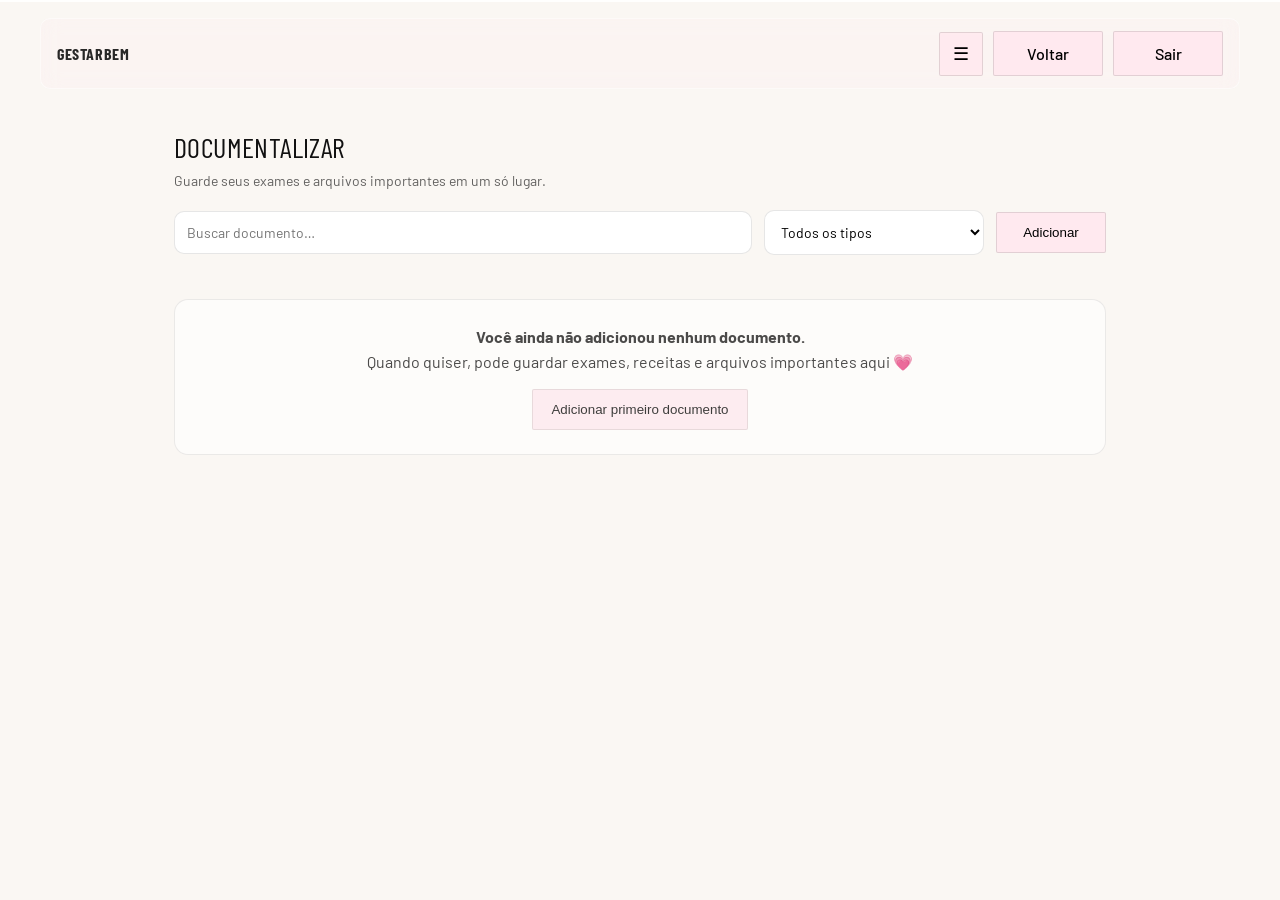
<file: templates/documentalizar.html>
<!DOCTYPE html>
<html lang="pt-BR">

<head>
  <meta charset="UTF-8">
  <meta name="viewport" content="width=device-width, initial-scale=1.0">
  <title>GestarBem • Documentalizar</title>

  <link rel="preconnect" href="https://fonts.googleapis.com">
  <link rel="preconnect" href="https://fonts.gstatic.com" crossorigin>
  <link
    href="https://fonts.googleapis.com/css2?family=Barlow:wght@300;400;500;600&family=Barlow+Condensed:wght@600;700&display=swap"
    rel="stylesheet">

  <style>
    :root {
      --primary: #ffe9ef;
      --neutral: #faf7f3;
      --white: #ffffff;
      --text: #111111;
      --muted: rgba(17, 17, 17, 0.65);
      --border: rgba(17, 17, 17, 0.12);
      --card: rgba(255, 255, 255, 0.86);
      --radius: 10px;
      --shadow: 0 18px 60px rgba(0, 0, 0, 0.12);
    }

    * { margin: 0; padding: 0; box-sizing: border-box; }

    html, body {
      min-height: 100%;
    }

    body {
      font-family: "Barlow", sans-serif;
      background: var(--neutral);
      color: var(--text);
      overflow-x: hidden;
    }

    a { text-decoration: none; color: inherit; }

    .top-line {
      position: fixed; top: 0; left: 0;
      width: 100%; height: 2px;
      background: rgba(255, 255, 255, 0.9);
      z-index: 9999;
    }

    header {
      position: fixed; top: 0; left: 0;
      width: 100%;
      z-index: 9998;
      padding: 18px 40px;
      background: transparent;
    }

    .header-inner {
      display: flex;
      align-items: center;
      justify-content: space-between;
      gap: 18px;
      padding: 12px 16px;
      border-radius: var(--radius);
      background: rgba(255, 233, 239, 0.18);
      border: 1px solid rgba(255, 255, 255, 0.55);
      backdrop-filter: blur(10px);
      -webkit-backdrop-filter: blur(10px);
    }

    .brand-mini {
      font-family: "Barlow Condensed", sans-serif;
      font-weight: 700;
      letter-spacing: .6px;
      text-transform: uppercase;
      opacity: .9;
      user-select: none;
      white-space: nowrap;
    }

    .nav-actions {
      display: flex;
      gap: 10px;
      align-items: center;
      flex-wrap: wrap;
    }

    .menu-btn,
    .close-btn {
      width: 44px;
      height: 44px;
      border-radius: 2px;
      background: rgba(255, 233, 239, 0.85);
      border: 1px solid rgba(17, 17, 17, 0.12);
      display: grid;
      place-items: center;
      cursor: pointer;
      transition: .2s ease;
      user-select: none;
      font-size: 18px;
      line-height: 1;
      flex-shrink: 0;
    }

    .menu-btn:hover,
    .close-btn:hover,
    .btn-square:hover,
    .btn-lite:hover,
    .btn:hover {
      filter: brightness(.98);
      transform: translateY(-1px);
    }

    .btn-square {
      display: inline-flex;
      align-items: center;
      justify-content: center;
      padding: 12px 18px;
      border-radius: 2px;
      background: var(--primary);
      color: #000;
      border: 1px solid var(--border);
      font-weight: 500;
      min-width: 110px;
      transition: .2s ease;
      cursor: pointer;
      user-select: none;
    }

    .container {
      max-width: 980px;
      margin: 0 auto;
      padding: 24px;
      padding-top: 130px;
      padding-bottom: 32px;
    }

    .title {
      font-family: "Barlow Condensed", sans-serif;
      font-size: 28px;
      margin-bottom: 6px;
      text-transform: uppercase;
      letter-spacing: .4px;
    }

    .subtitle {
      font-size: 14px;
      color: var(--muted);
      margin-bottom: 18px;
      line-height: 1.55;
    }

    .top-row {
      display: flex;
      gap: 12px;
      align-items: center;
      justify-content: space-between;
      flex-wrap: wrap;
      margin-bottom: 14px;
    }

    .search {
      flex: 1;
      min-width: 220px;
      background: #fff;
      border-radius: 10px;
      padding: 12px;
      font-size: 14px;
      border: 1px solid rgba(17, 17, 17, .10);
      outline: none;
      font-family: "Barlow", sans-serif;
    }

    .select {
      background: #fff;
      border-radius: 10px;
      padding: 12px;
      font-size: 14px;
      border: 1px solid rgba(17, 17, 17, .10);
      outline: none;
      min-width: 220px;
      font-family: "Barlow", sans-serif;
    }

    .docs {
      display: grid;
      grid-template-columns: repeat(auto-fit, minmax(240px, 1fr));
      gap: 16px;
      margin-top: 10px;
    }

    .doc-card {
      background: rgba(255, 255, 255, 0.86);
      border-radius: 14px;
      padding: 16px;
      border: 1px solid rgba(17, 17, 17, .10);
      cursor: pointer;
      transition: .2s ease;
      position: relative;
      overflow: hidden;
      box-shadow: 0 14px 45px rgba(0, 0, 0, 0.05);
    }

    .doc-card:hover { transform: translateY(-2px); filter: brightness(.99); }

    .doc-card::after {
      content: "";
      position: absolute;
      inset: -40px -40px auto auto;
      width: 220px; height: 220px;
      background: radial-gradient(circle at center, rgba(255, 233, 239, 0.70), rgba(255, 255, 255, 0) 60%);
      transform: translate(25%, -25%);
      pointer-events: none;
    }

    .thumb {
      width: 64px;
      height: 64px;
      border-radius: 12px;
      border: 1px solid rgba(17, 17, 17, 0.10);
      background: rgba(250, 247, 243, 0.8);
      overflow: hidden;
      display: grid;
      place-items: center;
      margin-bottom: 10px;
    }

    .thumb img {
      width: 100%;
      height: 100%;
      object-fit: cover;
      display: block;
    }

    .thumb .ico {
      font-size: 22px;
      opacity: .85;
    }

    .doc-name {
      font-weight: 600;
      margin-bottom: 6px;
      line-height: 1.25;
      word-break: break-word;
    }

    .doc-meta {
      font-size: 12.3px;
      opacity: .72;
      line-height: 1.45;
    }

    .badge {
      display: inline-flex;
      align-items: center;
      gap: 6px;
      padding: 6px 10px;
      border-radius: 999px;
      background: rgba(255, 233, 239, .55);
      border: 1px solid rgba(17, 17, 17, .08);
      font-size: 12px;
      margin-top: 10px;
      width: fit-content;
    }

    .empty {
      display: none;
      text-align: center;
      opacity: .75;
      margin-top: 30px;
      padding: 24px 18px;
      background: rgba(255, 255, 255, 0.78);
      border: 1px solid rgba(17, 17, 17, .10);
      border-radius: 14px;
    }

    .empty p {
      line-height: 1.6;
    }

    .empty .btn-square {
      margin-top: 14px;
    }

    /* Modal */
    .overlay {
      position: fixed;
      inset: 0;
      background: rgba(17, 17, 17, 0.18);
      backdrop-filter: blur(2px);
      -webkit-backdrop-filter: blur(2px);
      opacity: 0;
      pointer-events: none;
      transition: opacity .25s ease;
      z-index: 10050;
      padding: 18px;
      display: flex;
      align-items: center;
      justify-content: center;
    }

    .overlay.active { opacity: 1; pointer-events: auto; }

    .modal {
      width: min(560px, 100%);
      max-height: min(90vh, 760px);
      overflow-y: auto;
      background: rgba(255, 255, 255, 0.95);
      border-radius: 14px;
      padding: 18px;
      border: 1px solid rgba(17, 17, 17, 0.10);
      backdrop-filter: blur(10px);
      -webkit-backdrop-filter: blur(10px);
      opacity: 0;
      transform: translateY(14px);
      transition: opacity .22s ease, transform .22s ease;
    }

    .overlay.active .modal { opacity: 1; transform: translateY(0); }

    .modal h2 {
      font-family: "Barlow Condensed", sans-serif;
      font-size: 22px;
      margin-bottom: 6px;
      text-transform: uppercase;
      letter-spacing: .4px;
      opacity: .95;
    }

    .modal p {
      font-size: 13px;
      color: var(--muted);
      margin-bottom: 12px;
      line-height: 1.5;
    }

    .field { margin-bottom: 12px; }

    .field label {
      display: block;
      font-size: 11px;
      letter-spacing: 1px;
      font-weight: 500;
      margin-bottom: 6px;
      opacity: 0.85;
      text-transform: uppercase;
    }

    .file-actions {
      display: flex;
      gap: 10px;
      flex-wrap: wrap;
    }

    .btn-lite {
      padding: 12px 14px;
      border-radius: 2px;
      background: rgba(255, 255, 255, 0.9);
      border: 1px solid rgba(17, 17, 17, 0.12);
      cursor: pointer;
      transition: .2s ease;
      font-weight: 500;
      font-family: "Barlow", sans-serif;
      font-size: 13px;
    }

    .preview {
      display: none;
      margin-top: 10px;
      padding: 12px;
      border-radius: 14px;
      background: rgba(255, 233, 239, 0.22);
      border: 1px solid rgba(17, 17, 17, 0.08);
      gap: 12px;
      align-items: center;
    }

    .preview.show { display: flex; }

    .preview .thumb { margin: 0; }

    .file-info { display: grid; gap: 4px; min-width: 0; }

    .file-info .name {
      font-weight: 600;
      word-break: break-word;
    }

    .file-info .sub {
      font-size: 12.3px;
      opacity: .72;
      line-height: 1.45;
      word-break: break-word;
    }

    .status {
      display: none;
      margin-top: 10px;
      font-size: 13px;
      color: rgba(17, 17, 17, 0.72);
      background: rgba(255, 233, 239, 0.35);
      border: 1px solid rgba(17, 17, 17, 0.08);
      border-radius: 10px;
      padding: 10px 12px;
      line-height: 1.5;
    }

    .status.show { display: block; }

    .actions {
      display: flex;
      justify-content: flex-end;
      gap: 10px;
      margin-top: 10px;
      flex-wrap: wrap;
    }

    .btn {
      padding: 12px 18px;
      border-radius: 2px;
      font-weight: 500;
      cursor: pointer;
      border: 1px solid rgba(17, 17, 17, 0.12);
      transition: .18s ease;
      font-family: "Barlow", sans-serif;
      font-size: 13px;
    }

    .btn.cancel { background: rgba(255, 255, 255, 0.9); }
    .btn.save { background: var(--primary); }

    .btn:disabled {
      opacity: .55;
      cursor: not-allowed;
      transform: none !important;
      filter: none !important;
    }

    /* câmera */
    .camera-box{
      margin-top: 10px;
      padding: 12px;
      border-radius: 14px;
      background: rgba(250, 247, 243, 0.9);
      border: 1px solid rgba(17,17,17,.10);
      display: grid;
      gap: 10px;
    }

    #cameraVideo{
      width: 100%;
      max-height: 320px;
      border-radius: 12px;
      background: #000;
      object-fit: cover;
      border: 1px solid rgba(17,17,17,.10);
    }

    .camera-actions{
      display: flex;
      gap: 10px;
      flex-wrap: wrap;
    }

    /* sidebar */
    .sidebar-overlay {
      position: fixed;
      inset: 0;
      background: rgba(0, 0, 0, 0.25);
      opacity: 0;
      pointer-events: none;
      transition: .2s ease;
      z-index: 10020;
    }

    .sidebar-overlay.open {
      opacity: 1;
      pointer-events: auto;
    }

    .sidebar {
      position: fixed;
      top: 0;
      left: 0;
      height: 100%;
      width: min(320px, 86vw);
      background: rgba(255, 255, 255, 0.88);
      border-right: 1px solid rgba(17, 17, 17, 0.10);
      backdrop-filter: blur(12px);
      -webkit-backdrop-filter: blur(12px);
      transform: translateX(-105%);
      transition: .25s ease;
      z-index: 10030;
      padding: 18px 16px;
      display: flex;
      flex-direction: column;
      gap: 14px;
    }

    .sidebar.open {
      transform: translateX(0);
    }

    .sidebar-top {
      display: flex;
      align-items: center;
      justify-content: space-between;
      gap: 12px;
      padding: 10px;
      border-radius: var(--radius);
      background: rgba(255, 233, 239, 0.30);
      border: 1px solid rgba(255, 255, 255, 0.6);
    }

    .sidebar-title {
      font-family: "Barlow Condensed", sans-serif;
      font-weight: 700;
      letter-spacing: 0.6px;
      text-transform: uppercase;
      font-size: 18px;
      opacity: .9;
    }

    .sidebar-nav {
      display: grid;
      gap: 10px;
      margin-top: 6px;
    }

    .side-link {
      padding: 12px;
      border-radius: 10px;
      background: rgba(255, 255, 255, 0.70);
      border: 1px solid rgba(17, 17, 17, 0.10);
      transition: .2s ease;
      font-weight: 500;
      color: rgba(17, 17, 17, 0.80);
    }

    .side-link:hover {
      transform: translateY(-1px);
      background: rgba(255, 233, 239, 0.35);
    }

    .sidebar-footer {
      margin-top: auto;
      font-size: 12px;
      color: rgba(17, 17, 17, 0.60);
      padding: 10px 4px;
      line-height: 1.5;
    }

    @media (max-width: 920px) {
      header { padding: 18px 18px; }
      .container { padding: 20px; padding-top: 130px; }
      .select { width: 100%; }
      .search { width: 100%; }
    }

    @media (max-width: 640px) {
      .header-inner {
        padding: 10px 12px;
      }

      .nav-actions {
        width: 100%;
        justify-content: flex-start;
      }

      .btn-square {
        padding: 10px 14px;
        font-size: 13px;
        min-width: auto;
      }

      .menu-btn,
      .close-btn {
        width: 40px;
        height: 40px;
        font-size: 16px;
      }

      .container {
        padding: 14px;
        padding-top: 108px;
      }

      .title {
        font-size: 24px;
      }

      .subtitle {
        font-size: 13px;
      }

      .top-row {
        gap: 10px;
      }

      .top-row .btn-square {
        width: 100%;
      }

      .search,
      .select {
        min-width: 100%;
        width: 100%;
      }

      .docs {
        grid-template-columns: 1fr;
        gap: 14px;
      }

      .doc-card {
        padding: 14px;
      }

      .modal {
        padding: 14px;
        max-height: 88vh;
      }

      .file-actions,
      .camera-actions,
      .actions {
        flex-direction: column;
      }

      .file-actions > *,
      .camera-actions > *,
      .actions > * {
        width: 100%;
      }

      .preview {
        flex-direction: column;
        align-items: flex-start;
      }

      .sidebar {
        width: min(300px, 88vw);
        padding: 16px 14px;
      }

      .side-link {
        padding: 11px 12px;
        font-size: 14px;
      }
    }
  </style>
</head>

<body>
  <div class="top-line"></div>

  <div class="sidebar-overlay" id="sidebarOverlay"></div>

  <aside class="sidebar" id="sidebar" aria-hidden="true">
    <div class="sidebar-top">
      <div class="sidebar-title">Menu</div>
      <button class="close-btn" id="closeSidebar" type="button" aria-label="Fechar menu">✕</button>
    </div>

    <nav class="sidebar-nav">
      <a class="side-link" href="/home">Home</a>
      <a class="side-link" href="/perfil">Perfil</a>
      <a class="side-link" href="/documentos">Documentos</a>
      <a class="side-link" href="/listas">Listas</a>
      <a class="side-link" href="/agenda">Agenda</a>
      <a class="side-link" href="/emergencia">Emergência</a>
      <a class="side-link" href="/">Sair</a>
    </nav>

    <div class="sidebar-footer">GestarBem • guarde seus documentos com carinho</div>
  </aside>

  <header>
    <div class="header-inner">
      <div class="brand-mini">GestarBem</div>
      <div class="nav-actions">
        <button class="menu-btn" id="openSidebar" type="button" aria-label="Abrir menu">☰</button>
        <a class="btn-square" href="/home">Voltar</a>
        <a class="btn-square" href="/">Sair</a>
      </div>
    </div>
  </header>

  <main class="container">
    <div class="title">Documentalizar</div>
    <div class="subtitle">Guarde seus exames e arquivos importantes em um só lugar.</div>

    <div class="top-row">
      <input id="search" class="search" placeholder="Buscar documento…" />

      <select id="filterType" class="select">
        <option value="todos">Todos os tipos</option>
        <option value="Documento pessoal">Documento pessoal</option>
        <option value="Carteirinha do SUS">Carteirinha do SUS</option>
        <option value="Exames">Exames</option>
        <option value="Ultrassom">Ultrassom</option>
        <option value="Receita médica">Receita médica</option>
        <option value="Guia / Encaminhamento">Guia / Encaminhamento</option>
        <option value="Outros">Outros</option>
      </select>

      <button class="btn-square" type="button" onclick="openModal()">Adicionar</button>
    </div>

    <div class="docs" id="docs"></div>

    <div class="empty" id="empty">
      <p><strong>Você ainda não adicionou nenhum documento.</strong></p>
      <p>Quando quiser, pode guardar exames, receitas e arquivos importantes aqui 💗</p>
      <button class="btn-square" type="button" onclick="openModal()">Adicionar primeiro documento</button>
    </div>
  </main>

  <!-- MODAL -->
  <div class="overlay" id="overlay" role="dialog" aria-modal="true" aria-label="Adicionar documento">
    <div class="modal">
      <h2>Adicionar documento</h2>
      <p>Você prefere tirar uma foto agora ou escolher um arquivo que já está no seu celular? 💗</p>

      <div class="field">
        <label>Selecionar arquivo</label>
        <div class="file-actions">
          <button class="btn-lite" type="button" id="btnCamera">Tirar foto</button>
          <button class="btn-lite" type="button" id="btnArquivo">Escolher arquivo</button>
        </div>

        <div class="camera-box" id="cameraBox" style="display:none;">
          <video id="cameraVideo" autoplay playsinline muted></video>

          <div class="camera-actions">
            <button class="btn-lite" type="button" id="btnCapture">Capturar</button>
            <button class="btn-lite" type="button" id="btnStopCamera">Fechar câmera</button>
          </div>

          <canvas id="cameraCanvas" style="display:none;"></canvas>
        </div>

        <input id="inputCamera" type="file" accept="image/*" capture="environment" style="display:none">
        <input id="inputArquivo" type="file" accept="image/*,application/pdf" style="display:none">

        <div class="preview" id="preview">
          <div class="thumb" id="previewThumb">
            <div class="ico">📄</div>
          </div>
          <div class="file-info">
            <div class="name" id="previewName">Nenhum arquivo</div>
            <div class="sub" id="previewSub">Selecione um arquivo para ver a prévia</div>
          </div>
        </div>
      </div>

      <div class="field">
        <label>Tipo do documento</label>
        <select id="docType" class="select">
          <option value="">Selecione um tipo…</option>
          <option value="Documento pessoal">Documento pessoal</option>
          <option value="Carteirinha do SUS">Carteirinha do SUS</option>
          <option value="Exames">Exames</option>
          <option value="Ultrassom">Ultrassom</option>
          <option value="Receita médica">Receita médica</option>
          <option value="Guia / Encaminhamento">Guia / Encaminhamento</option>
          <option value="Outros">Outros</option>
        </select>
        <div class="hint-chip" id="typeHint" style="display:none;">
          Escolha um tipo para organizar melhor seus documentos 💗
        </div>
      </div>

      <div class="status" id="status"></div>

      <div class="actions">
        <button class="btn cancel" type="button" onclick="closeModal()">Cancelar</button>
        <button class="btn save" type="button" id="saveBtn">Salvar</button>
      </div>
    </div>
  </div>

  <script>
    const LS_KEY = "gestarbem_docs_local_v1";

    let docs = JSON.parse(localStorage.getItem(LS_KEY) || "[]");
    let selectedFile = null;
    let selectedDataUrl = "";
    let selectedMime = "";

    const docsEl = document.getElementById("docs");
    const emptyEl = document.getElementById("empty");
    const searchEl = document.getElementById("search");
    const filterTypeEl = document.getElementById("filterType");

    const overlay = document.getElementById("overlay");
    const btnCamera = document.getElementById("btnCamera");
    const btnArquivo = document.getElementById("btnArquivo");
    const inputCamera = document.getElementById("inputCamera");
    const inputArquivo = document.getElementById("inputArquivo");

    const preview = document.getElementById("preview");
    const previewThumb = document.getElementById("previewThumb");
    const previewName = document.getElementById("previewName");
    const previewSub = document.getElementById("previewSub");

    const docType = document.getElementById("docType");
    const typeHint = document.getElementById("typeHint");

    const status = document.getElementById("status");
    const saveBtn = document.getElementById("saveBtn");

    const cameraBox = document.getElementById("cameraBox");
    const cameraVideo = document.getElementById("cameraVideo");
    const cameraCanvas = document.getElementById("cameraCanvas");
    const btnCapture = document.getElementById("btnCapture");
    const btnStopCamera = document.getElementById("btnStopCamera");

    const sidebar = document.getElementById("sidebar");
    const sidebarOverlay = document.getElementById("sidebarOverlay");
    const openSidebarBtn = document.getElementById("openSidebar");
    const closeSidebarBtn = document.getElementById("closeSidebar");

    let cameraStream = null;

    function setBodyLock() {
      const anyOpen =
        overlay.classList.contains("active") ||
        sidebar.classList.contains("open");
      document.body.style.overflow = anyOpen ? "hidden" : "";
    }

    function setSidebar(open) {
      sidebar.classList.toggle("open", open);
      sidebarOverlay.classList.toggle("open", open);
      sidebar.setAttribute("aria-hidden", String(!open));
      setBodyLock();
    }

    openSidebarBtn.addEventListener("click", () => setSidebar(true));
    closeSidebarBtn.addEventListener("click", () => setSidebar(false));
    sidebarOverlay.addEventListener("click", () => setSidebar(false));

    function saveLS() {
      localStorage.setItem(LS_KEY, JSON.stringify(docs));
    }

    function escapeHtml(str) {
      return String(str)
        .replaceAll("&", "&amp;")
        .replaceAll("<", "&lt;")
        .replaceAll(">", "&gt;")
        .replaceAll('"', "&quot;")
        .replaceAll("'", "&#039;");
    }

    function formatBytes(bytes) {
      const n = Number(bytes || 0);
      if (!n) return "";
      const units = ["B", "KB", "MB", "GB"];
      let i = 0;
      let v = n;
      while (v >= 1024 && i < units.length - 1) { v /= 1024; i++; }
      return `${v.toFixed(i === 0 ? 0 : 1)} ${units[i]}`;
    }

    function showStatus(msg) {
      status.textContent = msg;
      status.classList.add("show");
    }

    function clearStatus() {
      status.textContent = "";
      status.classList.remove("show");
    }

    function openModal() {
      overlay.classList.add("active");
      resetModalKeepOpen();
      setBodyLock();
    }

    function closeModal() {
      overlay.classList.remove("active");
      stopCamera();
      resetModal();
      setBodyLock();
    }

    overlay.addEventListener("click", (e) => {
      if (e.target === overlay) closeModal();
    });

    document.addEventListener("keydown", (e) => {
      if (e.key === "Escape") {
        if (overlay.classList.contains("active")) closeModal();
        else if (sidebar.classList.contains("open")) setSidebar(false);
      }
    });

    function resetModalKeepOpen() {
      selectedFile = null;
      selectedDataUrl = "";
      selectedMime = "";
      docType.value = "";
      typeHint.style.display = "none";
      clearStatus();
      saveBtn.disabled = false;

      preview.classList.remove("show");
      previewThumb.innerHTML = `<div class="ico">📄</div>`;
      previewName.textContent = "Nenhum arquivo";
      previewSub.textContent = "Selecione um arquivo para ver a prévia";

      cameraBox.style.display = "none";
    }

    function resetModal() {
      resetModalKeepOpen();
      inputCamera.value = "";
      inputArquivo.value = "";
    }

    btnArquivo.addEventListener("click", () => inputArquivo.click());
    inputArquivo.addEventListener("change", (e) => handleFile(e.target.files[0]));
    inputCamera.addEventListener("change", (e) => handleFile(e.target.files[0]));

    btnCamera.addEventListener("click", async () => {
      clearStatus();
      typeHint.style.display = "none";
      await startCamera();
    });

    btnStopCamera.addEventListener("click", () => {
      stopCamera();
    });

    async function startCamera() {
      cameraBox.style.display = "grid";

      if (cameraStream) return;

      if (!(navigator.mediaDevices && navigator.mediaDevices.getUserMedia)) {
        showStatus("Seu navegador não suporta câmera (getUserMedia).");
        cameraBox.style.display = "none";
        return;
      }

      try {
        cameraStream = await navigator.mediaDevices.getUserMedia({
          video: { facingMode: { ideal: "environment" } },
          audio: false
        });

        cameraVideo.srcObject = cameraStream;
        await cameraVideo.play();
      } catch (error) {
        console.error("Erro ao acessar a câmera:", error);
        showStatus("Não foi possível acessar a câmera: " + (error.message || error));
        cameraBox.style.display = "none";
        cameraStream = null;
      }
    }

    function stopCamera() {
      if (cameraStream) {
        cameraStream.getTracks().forEach(t => t.stop());
        cameraStream = null;
      }
      cameraVideo.srcObject = null;
      cameraBox.style.display = "none";
    }

    btnCapture.addEventListener("click", async () => {
      if (!cameraStream) {
        showStatus("Ative a câmera antes de capturar 💗");
        return;
      }

      const w = cameraVideo.videoWidth || 640;
      const h = cameraVideo.videoHeight || 480;

      cameraCanvas.width = w;
      cameraCanvas.height = h;

      const ctx = cameraCanvas.getContext("2d");
      ctx.drawImage(cameraVideo, 0, 0, w, h);

      cameraCanvas.toBlob(async (blob) => {
        if (!blob) {
          showStatus("Não foi possível capturar a foto.");
          return;
        }

        const fileName = `foto_${Date.now()}.jpg`;
        const file = new File([blob], fileName, { type: "image/jpeg" });

        await handleFile(file);
        stopCamera();
      }, "image/jpeg", 0.9);
    });

    async function handleFile(file) {
      if (!file) return;
      selectedFile = file;
      selectedMime = file.type || "";

      preview.classList.add("show");
      previewName.textContent = file.name || "Arquivo";
      previewSub.textContent = `${selectedMime || "arquivo"}${file.size ? " • " + formatBytes(file.size) : ""}`;

      if (selectedMime.startsWith("image/")) {
        const { thumb, full } = await imageToThumbAndDataUrl(file);
        previewThumb.innerHTML = `<img src="${thumb}" alt="Prévia">`;
        selectedDataUrl = full;
        return;
      }

      if (selectedMime === "application/pdf") {
        previewThumb.innerHTML = `<div class="ico">📄</div>`;
        selectedDataUrl = "";
        return;
      }

      previewThumb.innerHTML = `<div class="ico">📎</div>`;
      selectedDataUrl = "";
    }

    function imageToThumbAndDataUrl(file) {
      return new Promise((resolve) => {
        const reader = new FileReader();
        reader.onload = () => {
          const img = new Image();
          img.onload = () => {
            const full = reader.result;

            const size = 64;
            const canvas = document.createElement("canvas");
            canvas.width = size;
            canvas.height = size;

            const ctx = canvas.getContext("2d");
            const minSide = Math.min(img.width, img.height);
            const sx = (img.width - minSide) / 2;
            const sy = (img.height - minSide) / 2;

            ctx.drawImage(img, sx, sy, minSide, minSide, 0, 0, size, size);
            const thumb = canvas.toDataURL("image/jpeg", 0.8);

            resolve({ thumb, full });
          };
          img.src = reader.result;
        };
        reader.readAsDataURL(file);
      });
    }

    saveBtn.addEventListener("click", () => {
      const tipo = (docType.value || "").trim();

      if (!selectedFile) {
        showStatus("Escolha um arquivo antes de salvar 💗");
        return;
      }

      if (!tipo) {
        typeHint.style.display = "block";
        return;
      }

      typeHint.style.display = "none";
      clearStatus();

      const now = Date.now();

      let thumb_data_url = "";
      const imgEl = previewThumb.querySelector("img");
      if (imgEl && imgEl.src) thumb_data_url = imgEl.src;

      const doc = {
        id: "d_" + Math.random().toString(16).slice(2),
        tipo,
        nome_original: selectedFile.name || "Documento",
        mime_type: selectedMime || "",
        tamanho_bytes: selectedFile.size || 0,
        criado_em: now,
        data: new Date(now).toLocaleDateString("pt-BR"),
        data_url: selectedDataUrl || "",
        thumb_data_url
      };

      docs.unshift(doc);
      saveLS();
      render();
      closeModal();
    });

    function render() {
      const q = (searchEl.value || "").trim().toLowerCase();
      const f = filterTypeEl.value || "todos";

      const filtered = docs.filter(d => {
        const matchText =
          (d.nome_original || "").toLowerCase().includes(q) ||
          (d.tipo || "").toLowerCase().includes(q);

        const matchType = (f === "todos") ? true : (d.tipo === f);
        return matchText && matchType;
      });

      docsEl.innerHTML = "";
      emptyEl.style.display = docs.length ? "none" : "block";

      if (!filtered.length) {
        if (docs.length) {
          docsEl.innerHTML = `
            <div class="empty" style="display:block;">
              <p><strong>Nenhum documento encontrado.</strong></p>
              <p>Você pode ajustar a busca ou escolher outro tipo 💗</p>
            </div>`;
        }
        return;
      }

      filtered
        .sort((a, b) => (b.criado_em || 0) - (a.criado_em || 0))
        .forEach((d) => {
          const card = document.createElement("div");
          card.className = "doc-card";
          card.onclick = () => openDoc(d.id);

          let thumbHtml = `<div class="thumb"><div class="ico">📄</div></div>`;
          if ((d.mime_type || "").startsWith("image/") && d.thumb_data_url) {
            thumbHtml = `<div class="thumb"><img src="${d.thumb_data_url}" alt="Prévia"></div>`;
          } else if (d.mime_type === "application/pdf") {
            thumbHtml = `<div class="thumb"><div class="ico">📄</div></div>`;
          } else {
            thumbHtml = `<div class="thumb"><div class="ico">📎</div></div>`;
          }

          const size = d.tamanho_bytes ? formatBytes(d.tamanho_bytes) : "";

          card.innerHTML = `
            ${thumbHtml}
            <div class="doc-name">${escapeHtml(d.nome_original || "Documento")}</div>
            <div class="doc-meta">${escapeHtml(d.tipo || "Outros")} • ${escapeHtml(d.data || "")}${size ? " • " + escapeHtml(size) : ""}</div>
            <div class="badge">📌 ${escapeHtml(d.tipo || "Outros")}</div>
          `;
          docsEl.appendChild(card);
        });
    }

    function openDoc(id) {
      const d = docs.find(x => x.id === id);
      if (!d) return;

      const msg =
        `${d.nome_original}\n\n` +
        `Tipo: ${d.tipo}\n` +
        `Data: ${d.data}\n\n` +
        `OK = Ver • Cancelar = Excluir`;

      const ok = confirm(msg);

      if (ok) {
        if ((d.mime_type || "").startsWith("image/") && d.data_url) {
          const w = window.open();
          if (w) w.document.write(`<img src="${d.data_url}" style="max-width:100%;height:auto;">`);
        } else if (d.mime_type === "application/pdf") {
          alert("PDF salvo localmente só como referência (sem abrir), porque não usamos API 💗");
        } else {
          alert("Arquivo salvo só como referência (sem abrir), porque não usamos API 💗");
        }
      } else {
        const del = confirm("Tem certeza que deseja excluir? (Você pode adicionar de novo depois 💗)");
        if (!del) return;
        docs = docs.filter(x => x.id !== id);
        saveLS();
        render();
      }
    }

    searchEl.addEventListener("input", render);
    filterTypeEl.addEventListener("change", render);

    saveLS();
    render();
  </script>

</body>
</html>
</file>
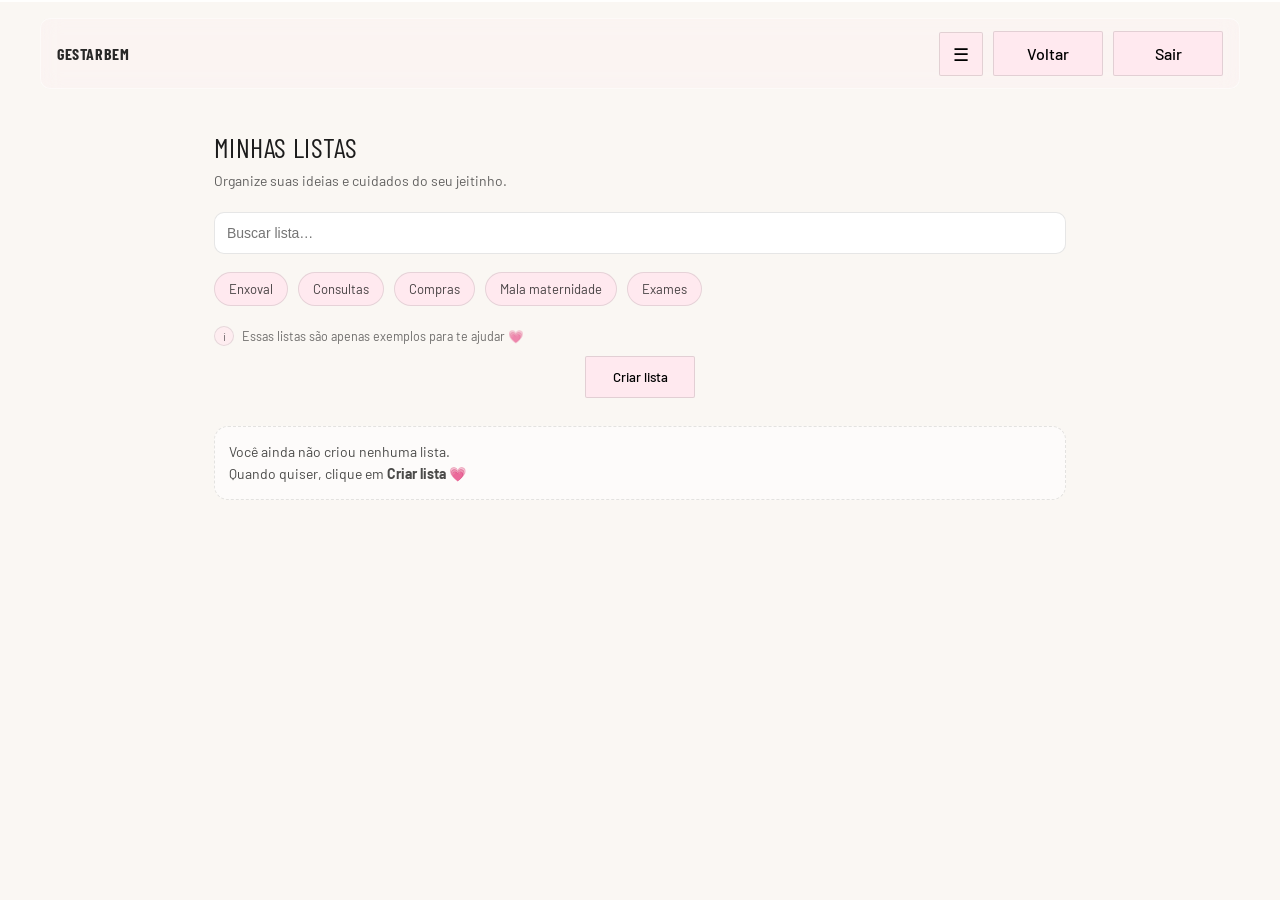
<file: templates/lista.html>
<!DOCTYPE html>
<html lang="pt-BR">

<head>
  <meta charset="UTF-8">
  <meta name="viewport" content="width=device-width, initial-scale=1.0"/>
  <title>GestarBem • Listas</title>

  <link rel="preconnect" href="https://fonts.googleapis.com">
  <link rel="preconnect" href="https://fonts.gstatic.com" crossorigin>
  <link
    href="https://fonts.googleapis.com/css2?family=Barlow:wght@300;400;500&family=Barlow+Condensed:wght@700&display=swap"
    rel="stylesheet">
  
  <style>
    :root{
      --primary:#ffe9ef;
      --primary-2:#ffd4e0;
      --neutral:#faf7f3;
      --white:#ffffff;
      --text:#111111;
      --muted:rgba(17,17,17,.65);
      --border:rgba(17,17,17,.12);
      --radius:10px;
      --shadow: 0 14px 45px rgba(0,0,0,.08);
    }

    *{margin:0;padding:0;box-sizing:border-box;}

    html, body{
      min-height:100%;
    }

    body{
      font-family:'Barlow',sans-serif;
      background:var(--neutral);
      color:var(--text);
      overflow-x:hidden;
    }

    a{text-decoration:none;color:inherit;}
    button{font-family:inherit;}

    .top-line{
      position:fixed;
      top:0;
      left:0;
      width:100%;
      height:2px;
      background:rgba(255,255,255,.9);
      z-index:9999;
    }

    header{
      position:fixed;
      top:0;
      left:0;
      width:100%;
      z-index:9998;
      padding:18px 40px;
      background:transparent;
    }

    .header-inner{
      display:flex;
      align-items:center;
      justify-content:space-between;
      gap:14px;
      padding:12px 16px;
      border-radius:var(--radius);
      background:rgba(255,233,239,.18);
      border:1px solid rgba(255,255,255,.55);
      backdrop-filter:blur(10px);
      -webkit-backdrop-filter:blur(10px);
    }

    .brand-mini{
      font-family:"Barlow Condensed",sans-serif;
      font-weight:700;
      letter-spacing:.6px;
      text-transform:uppercase;
      color:var(--text);
      opacity:.9;
      user-select:none;
      white-space:nowrap;
    }

    .nav-actions{
      display:flex;
      gap:10px;
      align-items:center;
      flex-wrap:wrap;
    }

    .menu-btn,
    .close-btn,
    .icon-btn{
      width:44px;
      height:44px;
      border-radius:2px;
      background:rgba(255,233,239,.85);
      border:1px solid rgba(17,17,17,.12);
      display:grid;
      place-items:center;
      cursor:pointer;
      transition:.2s ease;
      user-select:none;
      font-size:18px;
      line-height:1;
      flex-shrink:0;
    }

    .menu-btn:hover,
    .close-btn:hover,
    .icon-btn:hover,
    .btn-square:hover,
    .btn-soft:hover,
    .btn-lite:hover{
      filter:brightness(.98);
      transform:translateY(-1px);
    }

    .btn-square{
      display:inline-flex;
      align-items:center;
      justify-content:center;
      padding:12px 18px;
      border-radius:2px;
      background:var(--primary);
      color:#000;
      border:1px solid var(--border);
      font-weight:500;
      min-width:110px;
      transition:.2s ease;
      cursor:pointer;
      user-select:none;
      text-decoration:none;
      white-space:nowrap;
    }

    .container{
      max-width:900px;
      margin:0 auto;
      padding:24px;
      padding-top:130px;
      padding-bottom:32px;
    }

    .title{
      font-family:'Barlow Condensed',sans-serif;
      font-size:28px;
      margin-bottom:6px;
      letter-spacing:.4px;
      text-transform:uppercase;
      opacity:.95;
    }

    .subtitle{
      font-size:14px;
      color:var(--muted);
      margin-bottom:20px;
      line-height:1.55;
    }

    .search{
      background:#fff;
      border-radius:10px;
      padding:12px;
      margin-bottom:18px;
      font-size:14px;
      width:100%;
      border:1px solid rgba(17,17,17,.10);
      outline:none;
    }

    .chips{
      display:flex;
      gap:10px;
      overflow-x:auto;
      margin-bottom:18px;
      padding-bottom:2px;
    }

    .chip{
      background:var(--primary);
      padding:8px 14px;
      border-radius:999px;
      font-size:13px;
      white-space:nowrap;
      border:1px solid rgba(17,17,17,.10);
      color:rgba(17,17,17,.78);
      user-select:none;
      cursor:pointer;
      transition:.2s ease;
    }

    .chip:hover{
      transform:translateY(-1px);
      filter:brightness(.99);
    }

    .chip.is-active{
      border:1px solid rgba(17,17,17,.22);
      filter:brightness(.98);
      transform:translateY(-1px);
    }

    .examples-label{
      font-size:12.5px;
      color:var(--muted);
      margin:12px 0 10px;
      display:flex;
      align-items:center;
      gap:8px;
      opacity:.92;
    }

    .examples-label span{
      display:inline-flex;
      align-items:center;
      justify-content:center;
      width:20px;
      height:20px;
      border-radius:999px;
      background:rgba(255,233,239,.75);
      border:1px solid rgba(17,17,17,.10);
      font-size:12px;
    }

    .create-center{
      display:flex;
      justify-content:center;
      align-items:center;
      margin:8px 0 22px;
    }

    .cards{
      display:grid;
      grid-template-columns:repeat(auto-fit,minmax(220px,1fr));
      gap:16px;
    }

    .card{
      background:rgba(255,255,255,0.86);
      border-radius:14px;
      padding:16px;
      cursor:pointer;
      border:1px solid rgba(17,17,17,.10);
      transition:.2s ease;
      position:relative;
      overflow:hidden;
      box-shadow: var(--shadow);
    }

    .card:hover{
      transform:translateY(-2px);
      filter:brightness(.99);
    }

    .card::after{
      content:"";
      position:absolute;
      inset:-30px -30px auto auto;
      width:180px;
      height:180px;
      background:radial-gradient(circle at center, rgba(255,233,239,.70), rgba(255,255,255,0) 60%);
      transform:translate(25%,-25%);
      pointer-events:none;
    }

    .card strong{font-weight:600;}
    .card small{
      opacity:.65;
      font-size:12px;
      display:inline-block;
      margin-top:6px;
    }

    .detail{
      display:none;
      margin-top:18px;
      background:rgba(255,255,255,0.88);
      border-radius:14px;
      padding:16px;
      border:1px solid rgba(17,17,17,.10);
      box-shadow: var(--shadow);
    }

    .detail-title{
      font-family:"Barlow Condensed",sans-serif;
      font-size:20px;
      margin-bottom:10px;
      text-transform:uppercase;
      letter-spacing:.4px;
      opacity:.9;
    }

    .detail input{
      width:100%;
      padding:12px;
      margin-bottom:12px;
      border:1px solid rgba(17,17,17,.10);
      border-radius:10px;
      background:rgba(250,247,243,0.8);
      font-size:14px;
      outline:none;
      font-family:"Barlow",sans-serif;
    }

    .items{
      display:grid;
      gap:10px;
      margin-top:6px;
      margin-bottom:10px;
    }

    .item-row{
      display:flex;
      align-items:center;
      gap:10px;
      padding:10px 12px;
      border-radius:10px;
      background:rgba(255,233,239,.22);
      border:1px solid rgba(17,17,17,.08);
      font-size:14px;
    }

    .item-row input[type="checkbox"]{
      width:16px;
      height:16px;
      accent-color:#111;
    }

    .item-text.done{
      text-decoration:line-through;
      opacity:.55;
    }

    .detail-actions{
      display:flex;
      gap:10px;
      flex-wrap:wrap;
      margin-top:6px;
      justify-content:space-between;
    }

    .actions-left,
    .actions-right{
      display:flex;
      gap:10px;
      flex-wrap:wrap;
    }

    .btn-soft{
      padding:12px 16px;
      border-radius:2px;
      background:var(--primary);
      border:1px solid var(--border);
      color:#000;
      cursor:pointer;
      font-weight:500;
      font-family:"Barlow",sans-serif;
      font-size:13px;
      transition:.2s ease;
    }

    .btn-danger{
      background:rgba(255,255,255,0.9);
    }

    .empty{
      opacity:.75;
      font-size:14px;
      margin-top:6px;
      background:rgba(255,255,255,0.70);
      border:1px dashed rgba(17,17,17,.14);
      border-radius:14px;
      padding:14px;
      line-height:1.6;
    }

    .overlay{
      position:fixed;
      inset:0;
      background:rgba(17,17,17,0.18);
      display:none;
      align-items:center;
      justify-content:center;
      z-index:10050;
      padding:18px;
      backdrop-filter:blur(2px);
      -webkit-backdrop-filter:blur(2px);
    }

    .overlay.show{
      display:flex;
    }

    .modal{
      width:min(520px,100%);
      max-height:88vh;
      overflow-y:auto;
      background:rgba(255,255,255,0.92);
      border:1px solid rgba(17,17,17,0.10);
      border-radius:14px;
      padding:16px;
      backdrop-filter:blur(10px);
      -webkit-backdrop-filter:blur(10px);
      opacity:0;
      transform:translateY(14px);
      transition:opacity .22s ease, transform .22s ease;
    }

    .overlay.show .modal{
      opacity:1;
      transform:translateY(0);
    }

    .modal h2{
      font-family:"Barlow Condensed",sans-serif;
      font-size:22px;
      margin-bottom:6px;
      letter-spacing:.4px;
      opacity:.95;
      text-transform:uppercase;
    }

    .modal p{
      font-size:13px;
      color:var(--muted);
      margin-bottom:12px;
      line-height:1.55;
    }

    .field label{
      font-size:11px;
      letter-spacing:1px;
      font-weight:500;
      display:block;
      margin-bottom:6px;
      opacity:.85;
      text-transform:uppercase;
    }

    .modal input[type="text"]{
      width:100%;
      padding:12px;
      border:1px solid rgba(17,17,17,.10);
      border-radius:10px;
      background:rgba(250,247,243,0.8);
      font-size:14px;
      outline:none;
      font-family:"Barlow",sans-serif;
      margin-bottom:10px;
    }

    .modal-items{
      display:grid;
      gap:10px;
      margin:8px 0 10px;
    }

    .inline-add{
      display:none;
      gap:10px;
      align-items:center;
      margin-top:6px;
    }

    .inline-add.show{
      display:flex;
    }

    .inline-add input{
      flex:1;
      margin:0 !important;
    }

    .modal-actions{
      display:flex;
      gap:10px;
      justify-content:flex-end;
      flex-wrap:wrap;
      margin-top:10px;
    }

    .btn-lite{
      padding:12px 16px;
      border-radius:2px;
      border:1px solid var(--border);
      background:rgba(255,255,255,.9);
      cursor:pointer;
      font-weight:500;
      transition:.2s ease;
      font-family:"Barlow",sans-serif;
      font-size:13px;
    }

    .hint-empty{
      font-size:14px;
      opacity:.75;
      margin-top:6px;
      line-height:1.5;
    }

    .edit-title-row{
      display:flex;
      gap:10px;
      align-items:center;
      margin-bottom:10px;
    }

    .edit-title-row input{
      margin-bottom:0;
    }

    .sidebar-overlay{
      position:fixed;
      inset:0;
      background:rgba(0,0,0,.25);
      opacity:0;
      pointer-events:none;
      transition:.2s ease;
      z-index:10020;
    }

    .sidebar-overlay.open{
      opacity:1;
      pointer-events:auto;
    }

    .sidebar{
      position:fixed;
      top:0;
      left:0;
      height:100%;
      width:min(320px,86vw);
      background:rgba(255,255,255,.88);
      border-right:1px solid rgba(17,17,17,.10);
      backdrop-filter:blur(12px);
      -webkit-backdrop-filter:blur(12px);
      transform:translateX(-105%);
      transition:.25s ease;
      z-index:10030;
      padding:18px 16px;
      display:flex;
      flex-direction:column;
      gap:14px;
    }

    .sidebar.open{
      transform:translateX(0);
    }

    .sidebar-top{
      display:flex;
      align-items:center;
      justify-content:space-between;
      gap:12px;
      padding:10px;
      border-radius:var(--radius);
      background:rgba(255,233,239,.30);
      border:1px solid rgba(255,255,255,.6);
    }

    .sidebar-title{
      font-family:"Barlow Condensed",sans-serif;
      font-weight:700;
      letter-spacing:.6px;
      text-transform:uppercase;
      font-size:18px;
      opacity:.9;
    }

    .sidebar-nav{
      display:grid;
      gap:10px;
      margin-top:6px;
    }

    .side-link{
      padding:12px;
      border-radius:10px;
      background:rgba(255,255,255,.70);
      border:1px solid rgba(17,17,17,.10);
      transition:.2s ease;
      font-weight:500;
      color:rgba(17,17,17,.80);
    }

    .side-link:hover{
      transform:translateY(-1px);
      background:rgba(255,233,239,.35);
    }

    .side-link.active{
      background:rgba(255,233,239,.85);
      border-color:rgba(17,17,17,.10);
    }

    .sidebar-footer{
      margin-top:auto;
      font-size:12px;
      color:rgba(17,17,17,.60);
      padding:10px 4px;
      line-height:1.5;
    }

    @media (max-width: 920px){
      header{
        padding:18px 18px;
      }

      .container{
        padding:20px;
        padding-top:122px;
      }
    }

    @media (max-width: 768px){
      .header-inner{
        padding:10px 12px;
      }

      .nav-actions{
        width:100%;
        justify-content:flex-start;
        gap:8px;
      }

      .btn-square{
        padding:10px 14px;
        min-width:auto;
        font-size:13px;
      }

      .menu-btn,
      .close-btn,
      .icon-btn{
        width:40px;
        height:40px;
        font-size:16px;
      }

      .container{
        padding:16px;
        padding-top:108px;
      }

      .title{
        font-size:24px;
        margin-bottom:4px;
      }

      .subtitle{
        font-size:13px;
        margin-bottom:16px;
      }

      .search{
        padding:10px;
        font-size:13px;
        margin-bottom:14px;
      }

      .chips{
        gap:8px;
        margin-bottom:14px;
      }

      .chip{
        padding:7px 12px;
        font-size:12px;
      }

      .examples-label{
        font-size:12px;
        margin:10px 0 8px;
      }

      .create-center{
        margin:4px 0 18px;
      }

      .cards{
        grid-template-columns:1fr;
        gap:12px;
      }

      .card{
        padding:14px;
      }

      .card strong{
        font-size:15px;
      }

      .card small{
        font-size:11px;
      }

      .detail{
        padding:14px;
        margin-top:14px;
      }

      .detail-title{
        font-size:18px;
        margin-bottom:8px;
      }

      .detail input{
        padding:10px;
        font-size:13px;
        margin-bottom:10px;
      }

      .edit-title-row{
        gap:8px;
        margin-bottom:8px;
      }

      .items{
        gap:8px;
        margin-top:4px;
        margin-bottom:8px;
      }

      .item-row{
        padding:8px 10px;
        font-size:13px;
      }

      .detail-actions{
        flex-direction:column;
        gap:8px;
        margin-top:4px;
      }

      .actions-left,
      .actions-right{
        width:100%;
        justify-content:stretch;
      }

      .actions-left button,
      .actions-right button{
        flex:1;
      }

      .btn-soft{
        padding:10px 14px;
        font-size:12px;
      }

      .inline-add{
        gap:8px;
        margin-top:4px;
      }

      .inline-add input{
        font-size:13px;
        padding:10px;
      }

      .modal{
        padding:14px;
      }

      .modal h2{
        font-size:20px;
        margin-bottom:4px;
      }

      .modal p{
        font-size:12px;
        margin-bottom:10px;
      }

      .field label{
        font-size:10px;
        margin-bottom:4px;
      }

      .modal input[type="text"]{
        padding:10px;
        font-size:13px;
        margin-bottom:8px;
      }

      .modal-items{
        gap:8px;
        margin:6px 0 8px;
      }

      .modal-actions{
        gap:8px;
        margin-top:8px;
      }

      .btn-lite{
        padding:10px 14px;
        font-size:12px;
        flex:1;
        min-width:100px;
      }

      .sidebar{
        width:min(300px,88vw);
        padding:16px 14px;
      }

      .side-link{
        padding:11px 12px;
        font-size:14px;
      }
    }

    @media (max-width: 480px){
      .container{
        padding:12px;
        padding-top:102px;
      }

      .title{
        font-size:20px;
      }

      .subtitle{
        font-size:12px;
        margin-bottom:12px;
      }

      .search{
        padding:9px;
        font-size:12px;
        margin-bottom:12px;
      }

      .chips{
        gap:6px;
        margin-bottom:12px;
      }

      .chip{
        padding:6px 10px;
        font-size:11px;
      }

      .examples-label{
        font-size:11px;
        gap:6px;
      }

      .examples-label span{
        width:18px;
        height:18px;
        font-size:11px;
      }

      .card{
        padding:12px;
      }

      .card strong{
        font-size:14px;
      }

      .card small{
        font-size:10px;
        margin-top:4px;
      }

      .detail{
        padding:12px;
        margin-top:12px;
      }

      .detail-title{
        font-size:16px;
      }

      .detail input{
        padding:9px;
        font-size:12px;
      }

      .edit-title-row{
        gap:6px;
        flex-wrap:wrap;
      }

      .edit-title-row input{
        flex:1;
        min-width:200px;
      }

      .icon-btn{
        width:36px;
        height:36px;
        font-size:14px;
      }

      .item-row{
        padding:7px 9px;
        font-size:12px;
        gap:8px;
      }

      .item-row input[type="checkbox"]{
        width:14px;
        height:14px;
      }

      .btn-soft{
        padding:9px 12px;
        font-size:11px;
      }

      .inline-add{
        gap:6px;
        flex-wrap:wrap;
      }

      .inline-add input{
        font-size:12px;
        padding:9px;
      }

      .inline-add button{
        flex:1;
        min-width:100px;
      }

      .overlay{
        padding:12px;
      }

      .modal{
        padding:12px;
      }

      .modal h2{
        font-size:18px;
      }

      .modal p{
        font-size:11px;
      }

      .field label{
        font-size:9px;
      }

      .modal input[type="text"]{
        padding:9px;
        font-size:12px;
      }

      .modal-actions{
        gap:6px;
      }

      .btn-lite,
      .modal-actions .btn-soft{
        padding:9px 12px;
        font-size:11px;
      }

      .hint-empty,
      .empty{
        font-size:12px;
        padding:10px;
      }
    }

    @media (prefers-reduced-motion: reduce){
      *{transition:none !important;}
    }
  </style>
</head>

<body>
  <div class="top-line"></div>

  <div class="sidebar-overlay" id="sidebarOverlay"></div>

  <aside class="sidebar" id="sidebar" aria-hidden="true">
    <div class="sidebar-top">
      <div class="sidebar-title">Menu</div>
      <button class="close-btn" id="closeSidebar" type="button" aria-label="Fechar menu">✕</button>
    </div>

    <nav class="sidebar-nav">
      <a class="side-link" href="/home">Home</a>
      <a class="side-link" href="/agenda">Agenda</a>
      <a class="side-link active" href="/listas">Listas</a>
      <a class="side-link" href="/documentos">Documentos</a>
      <a class="side-link" href="/perfil">Perfil</a>
      <a class="side-link" href="/emergencia">Emergência</a>
      <a class="side-link" href="/">Sair</a>
    </nav>

    <div class="sidebar-footer">GestarBem • organize tudo com leveza</div>
  </aside>

  <header>
    <div class="header-inner">
      <div class="brand-mini">GestarBem</div>
      <div class="nav-actions">
        <button class="menu-btn" id="openMenuBtn" type="button" aria-label="Abrir menu">☰</button>
        <a class="btn-square" href="/home">Voltar</a>
        <a class="btn-square" href="/">Sair</a>
      </div>
    </div>
  </header>

  <main class="container">
    <div class="title">Minhas listas</div>
    <div class="subtitle">Organize suas ideias e cuidados do seu jeitinho.</div>

    <input id="search" class="search" placeholder="Buscar lista…">

    <div class="chips" id="chips">
      <div class="chip" data-fill="Enxoval" data-type="Enxoval">Enxoval</div>
      <div class="chip" data-fill="Consultas" data-type="Consultas">Consultas</div>
      <div class="chip" data-fill="Compras" data-type="Compras">Compras</div>
      <div class="chip" data-fill="Mala maternidade" data-type="Mala maternidade">Mala maternidade</div>
      <div class="chip" data-fill="Exames" data-type="Exames">Exames</div>
    </div>

    <div class="examples-label">
      <span>i</span>
      <div>Essas listas são apenas exemplos para te ajudar 💗</div>
    </div>

    <div class="create-center">
      <button class="btn-square" id="fab" type="button">Criar lista</button>
    </div>

    <div class="cards" id="cards"></div>

    <div class="detail" id="detail">
      <div class="detail-title">Detalhe da lista</div>

      <div class="edit-title-row">
        <input id="listTitle" placeholder="Título da lista">
        <button class="icon-btn" type="button" id="focusTitleBtn" aria-label="Editar título">✎</button>
      </div>

      <div class="items" id="items"></div>

      <div class="hint-empty" id="emptyItems" style="display:none;">
        Ainda não tem nada por aqui — quer adicionar seu primeiro item? 💗
      </div>

      <div class="inline-add" id="inlineAddDetail">
        <input id="detailNewItem" type="text" placeholder="Novo item…">
        <button class="btn-soft" type="button" id="detailAddBtn">Adicionar</button>
      </div>

      <div class="detail-actions">
        <div class="actions-left">
          <button class="btn-soft" type="button" id="openInlineDetail">Adicionar item</button>
        </div>
        <div class="actions-right">
          <button class="btn-soft btn-danger" type="button" onclick="deleteList()">Excluir lista</button>
        </div>
      </div>
    </div>
  </main>

  <div class="overlay" id="createOverlay" role="dialog" aria-modal="true" aria-label="Criar lista">
    <div class="modal">
      <h2>Criar lista</h2>
      <p>Crie uma lista do seu jeitinho — bem simples e leve.</p>

      <div class="field">
        <label>Tipo de lista (obrigatório)</label>

        <div class="chips" id="typeChips" style="margin:0 0 12px; padding-bottom:0;">
          <div class="chip" data-type="Enxoval">🍼 Enxoval do bebê</div>
          <div class="chip" data-type="Mala maternidade">🏥 Mala maternidade</div>
          <div class="chip" data-type="Consultas">📋 Consultas</div>
          <div class="chip" data-type="Exames">🧪 Exames</div>
          <div class="chip" data-type="Compras">🛒 Compras</div>
          <div class="chip" data-type="Organização">🧠 Organização</div>
        </div>

        <input id="createType" type="text" placeholder="Selecione um tipo acima" readonly>
      </div>

      <div class="field">
        <label>Título da lista</label>
        <input id="createTitle" type="text" placeholder="Título da lista">
      </div>

      <div class="modal-items" id="createItems"></div>

      <div class="hint-empty" id="createEmptyHint">
        Você pode adicionar itens com calma, um de cada vez.
      </div>

      <div class="inline-add" id="inlineAddCreate">
        <input id="createNewItem" type="text" placeholder="Novo item…">
        <button class="btn-soft" type="button" id="createAddBtn">Adicionar</button>
      </div>

      <div class="modal-actions">
        <button class="btn-lite" type="button" id="createCancel">Cancelar</button>
        <button class="btn-soft" type="button" id="createOpenAdd">Adicionar item</button>
        <button class="btn-soft" type="button" id="createSave">Salvar lista</button>
      </div>
    </div>
  </div>

  <script>
    const sidebar = document.getElementById("sidebar");
    const sidebarOverlay = document.getElementById("sidebarOverlay");
    const openMenuBtn = document.getElementById("openMenuBtn");
    const closeSidebar = document.getElementById("closeSidebar");

    function openMenu(){
      sidebar.classList.add("open");
      sidebarOverlay.classList.add("open");
      sidebar.setAttribute("aria-hidden", "false");
      document.body.style.overflow = "hidden";
    }

    function closeMenu(){
      sidebar.classList.remove("open");
      sidebarOverlay.classList.remove("open");
      sidebar.setAttribute("aria-hidden", "true");
      document.body.style.overflow = "";
    }

    openMenuBtn?.addEventListener("click", openMenu);
    closeSidebar?.addEventListener("click", closeMenu);
    sidebarOverlay?.addEventListener("click", closeMenu);

    document.addEventListener("keydown", (e) => {
      if (e.key === "Escape") {
        closeMenu();
      }
    });

    sidebar.querySelectorAll("a").forEach(a => {
      a.addEventListener("click", () => {
        if (window.innerWidth <= 768) closeMenu();
      });
    });

    const LS_KEY = "gestarbem_lists_v1";

    let lists = JSON.parse(localStorage.getItem(LS_KEY) || "[]");
    let current = null;

    lists = lists.map(l => ({
      id: l.id || ("l_" + Math.random().toString(16).slice(2)),
      title: (l.title ?? l.titulo ?? "Lista").toString(),
      type: (l.type ?? l.tipo ?? "").toString(),
      createdAt: l.createdAt || l.criado_em || Date.now(),
      updatedAt: l.updatedAt || l.atualizado_em || Date.now(),
      items: Array.isArray(l.items) ? l.items.map(it => ({
        text: (it.text ?? it.texto ?? "").toString(),
        done: !!(it.done ?? it.concluido)
      })) : []
    }));

    const cardsEl = document.getElementById("cards");
    const detailEl = document.getElementById("detail");
    const listTitleEl = document.getElementById("listTitle");
    const focusTitleBtn = document.getElementById("focusTitleBtn");
    const itemsEl = document.getElementById("items");
    const emptyItemsEl = document.getElementById("emptyItems");
    const searchEl = document.getElementById("search");
    const fabEl = document.getElementById("fab");
    const chipsEl = document.getElementById("chips");

    const overlay = document.getElementById("createOverlay");
    const createType = document.getElementById("createType");
    const typeChips = document.getElementById("typeChips");
    const createTitle = document.getElementById("createTitle");
    const createItems = document.getElementById("createItems");
    const createEmptyHint = document.getElementById("createEmptyHint");
    const inlineAddCreate = document.getElementById("inlineAddCreate");
    const createNewItem = document.getElementById("createNewItem");
    const createAddBtn = document.getElementById("createAddBtn");
    const createOpenAdd = document.getElementById("createOpenAdd");
    const createCancel = document.getElementById("createCancel");
    const createSave = document.getElementById("createSave");

    const inlineAddDetail = document.getElementById("inlineAddDetail");
    const detailNewItem = document.getElementById("detailNewItem");
    const detailAddBtn = document.getElementById("detailAddBtn");
    const openInlineDetail = document.getElementById("openInlineDetail");

    function save() {
      localStorage.setItem(LS_KEY, JSON.stringify(lists));
    }

    function escapeHtml(str) {
      return String(str)
        .replaceAll("&", "&amp;")
        .replaceAll("<", "&lt;")
        .replaceAll(">", "&gt;")
        .replaceAll('"', "&quot;")
        .replaceAll("'", "&#039;");
    }

    function formatPreview(list) {
      const previewItems = list.items.slice(0, 2).map(i => i.text).filter(Boolean);
      return previewItems.length ? previewItems.join(", ") : "Sem itens por enquanto";
    }

    function renderLists(filter = "") {
      cardsEl.innerHTML = "";

      let filtered = lists;
      if (filter.trim()) {
        const q = filter.trim().toLowerCase();
        filtered = lists.filter(l =>
          l.title.toLowerCase().includes(q) ||
          (l.type || "").toLowerCase().includes(q)
        );
      }

      if (!filtered.length) {
        cardsEl.innerHTML = `
          <div class="empty">
            Você ainda não criou nenhuma lista.<br>
            Quando quiser, clique em <strong>Criar lista</strong> 💗
          </div>`;
        return;
      }

      filtered.forEach((l) => {
        const idx = lists.findIndex(x => x.id === l.id);
        const card = document.createElement("div");
        card.className = "card";
        const smallText = l.type ? `${l.type} • ${formatPreview(l)}` : formatPreview(l);

        card.innerHTML = `
          <strong>${escapeHtml(l.title)}</strong><br>
          <small>${escapeHtml(smallText)}</small>
        `;
        card.onclick = () => openList(idx);
        cardsEl.appendChild(card);
      });
    }

    function openList(i) {
      current = i;
      detailEl.style.display = "block";
      listTitleEl.value = lists[i].title;

      inlineAddDetail.classList.remove("show");
      detailNewItem.value = "";

      renderItems();
      detailEl.scrollIntoView({ behavior: "smooth", block: "start" });
    }

    function renderItems() {
      itemsEl.innerHTML = "";

      if (current === null || !lists[current]) return;

      const list = lists[current];

      emptyItemsEl.style.display = list.items.length ? "none" : "block";

      list.items.forEach((it, idx) => {
        const row = document.createElement("div");
        row.className = "item-row";

        const cb = document.createElement("input");
        cb.type = "checkbox";
        cb.checked = !!it.done;
        cb.addEventListener("change", () => toggleItem(idx));

        const text = document.createElement("div");
        text.className = "item-text" + (it.done ? " done" : "");
        text.textContent = it.text;

        row.appendChild(cb);
        row.appendChild(text);
        itemsEl.appendChild(row);
      });
    }

    function toggleItem(idx) {
      if (current === null || !lists[current]) return;

      const list = lists[current];
      list.items[idx].done = !list.items[idx].done;
      list.updatedAt = Date.now();

      save();
      renderItems();
      renderLists(searchEl.value);
    }

    let draftItems = [];

    function setType(type) {
      const t = (type || "").trim();
      createType.value = t;

      typeChips?.querySelectorAll(".chip").forEach(c => {
        const ct = (c.getAttribute("data-type") || "").trim();
        c.classList.toggle("is-active", ct.toLowerCase() === t.toLowerCase());
      });
    }

    function openCreateModal(prefillTitle = "", prefillType = "") {
      draftItems = [];
      createTitle.value = prefillTitle || "";
      createItems.innerHTML = "";
      createEmptyHint.style.display = "block";
      inlineAddCreate.classList.remove("show");
      createNewItem.value = "";

      setType(prefillType || "");

      overlay.classList.add("show");
      document.body.style.overflow = "hidden";

      setTimeout(() => {
        if ((createType.value || "").trim()) createTitle.focus();
      }, 30);
    }

    function closeCreateModal() {
      overlay.classList.remove("show");
      document.body.style.overflow = "";
    }

    function renderDraftItems() {
      createItems.innerHTML = "";

      if (!draftItems.length) {
        createEmptyHint.style.display = "block";
        return;
      }

      createEmptyHint.style.display = "none";

      draftItems.forEach((it, idx) => {
        const row = document.createElement("div");
        row.className = "item-row";

        const cb = document.createElement("input");
        cb.type = "checkbox";
        cb.checked = !!it.done;
        cb.addEventListener("change", () => {
          draftItems[idx].done = !draftItems[idx].done;
          renderDraftItems();
        });

        const text = document.createElement("div");
        text.className = "item-text" + (it.done ? " done" : "");
        text.textContent = it.text;

        row.appendChild(cb);
        row.appendChild(text);
        createItems.appendChild(row);
      });
    }

    function openInlineCreate() {
      inlineAddCreate.classList.add("show");
      setTimeout(() => createNewItem.focus(), 30);
    }

    function addDraftItemFromInput() {
      const val = createNewItem.value.trim();
      if (!val) return;

      draftItems.push({ text: val, done: false });
      createNewItem.value = "";
      renderDraftItems();
      createNewItem.focus();
    }

    function saveNewList() {
      const type = (createType.value || "").trim();
      if (!type) {
        typeChips?.scrollIntoView({ behavior: "smooth", block: "center" });
        return;
      }

      const title = createTitle.value.trim();
      if (!title) {
        createTitle.focus();
        return;
      }

      const now = Date.now();

      const newList = {
        id: "l_" + Math.random().toString(16).slice(2),
        title,
        type,
        createdAt: now,
        updatedAt: now,
        items: draftItems.map(it => ({
          text: it.text,
          done: !!it.done
        }))
      };

      lists.unshift(newList);
      current = 0;

      save();
      renderLists(searchEl.value);
      closeCreateModal();
      renderItems();
    }

    function openInlineAddDetail() {
      if (current === null || !lists[current]) return;

      inlineAddDetail.classList.add("show");
      setTimeout(() => detailNewItem.focus(), 30);
    }

    function addDetailItem() {
      if (current === null || !lists[current]) return;

      const val = detailNewItem.value.trim();
      if (!val) return;

      lists[current].items.push({ text: val, done: false });
      lists[current].updatedAt = Date.now();

      save();

      detailNewItem.value = "";
      renderItems();
      renderLists(searchEl.value);
      detailNewItem.focus();
    }

    function deleteList() {
      if (current === null || !lists[current]) return;

      const ok = confirm("Tem certeza que deseja excluir esta lista?");
      if (!ok) return;

      lists.splice(current, 1);
      current = null;

      save();

      detailEl.style.display = "none";
      renderLists(searchEl.value);
    }

    window.deleteList = deleteList;

    fabEl.addEventListener("click", () => openCreateModal());

    chipsEl.addEventListener("click", (e) => {
      const chip = e.target.closest(".chip");
      if (!chip) return;

      const t = chip.getAttribute("data-fill") || chip.textContent.trim();
      const ty = chip.getAttribute("data-type") || t;

      openCreateModal(t, ty);
    });

    typeChips?.addEventListener("click", (e) => {
      const chip = e.target.closest(".chip");
      if (!chip) return;

      const ty = chip.getAttribute("data-type") || chip.textContent.trim();
      setType(ty);

      if (!createTitle.value.trim()) createTitle.value = ty;
      setTimeout(() => createTitle.focus(), 30);
    });

    searchEl.addEventListener("input", () => renderLists(searchEl.value));

    focusTitleBtn.addEventListener("click", () => listTitleEl.focus());

    listTitleEl.addEventListener("input", () => {
      if (current === null || !lists[current]) return;

      lists[current].title = listTitleEl.value;
      lists[current].updatedAt = Date.now();

      save();
      renderLists(searchEl.value);
    });

    createOpenAdd.addEventListener("click", openInlineCreate);
    createAddBtn.addEventListener("click", addDraftItemFromInput);

    createNewItem.addEventListener("keydown", (e) => {
      if (e.key === "Enter") {
        e.preventDefault();
        addDraftItemFromInput();
      }

      if (e.key === "Escape") {
        inlineAddCreate.classList.remove("show");
        createNewItem.value = "";
        createTitle.focus();
      }
    });

    createCancel.addEventListener("click", closeCreateModal);
    createSave.addEventListener("click", saveNewList);

    overlay.addEventListener("click", (e) => {
      if (e.target === overlay) closeCreateModal();
    });

    document.addEventListener("keydown", (e) => {
      if (e.key === "Escape" && overlay.classList.contains("show")) {
        closeCreateModal();
      }
    });

    openInlineDetail.addEventListener("click", openInlineAddDetail);
    detailAddBtn.addEventListener("click", addDetailItem);

    detailNewItem.addEventListener("keydown", (e) => {
      if (e.key === "Enter") {
        e.preventDefault();
        addDetailItem();
      }

      if (e.key === "Escape") {
        inlineAddDetail.classList.remove("show");
        detailNewItem.value = "";
      }
    });

    save();
    renderLists();
    renderDraftItems();
  </script>

</body>
</html>
</file>
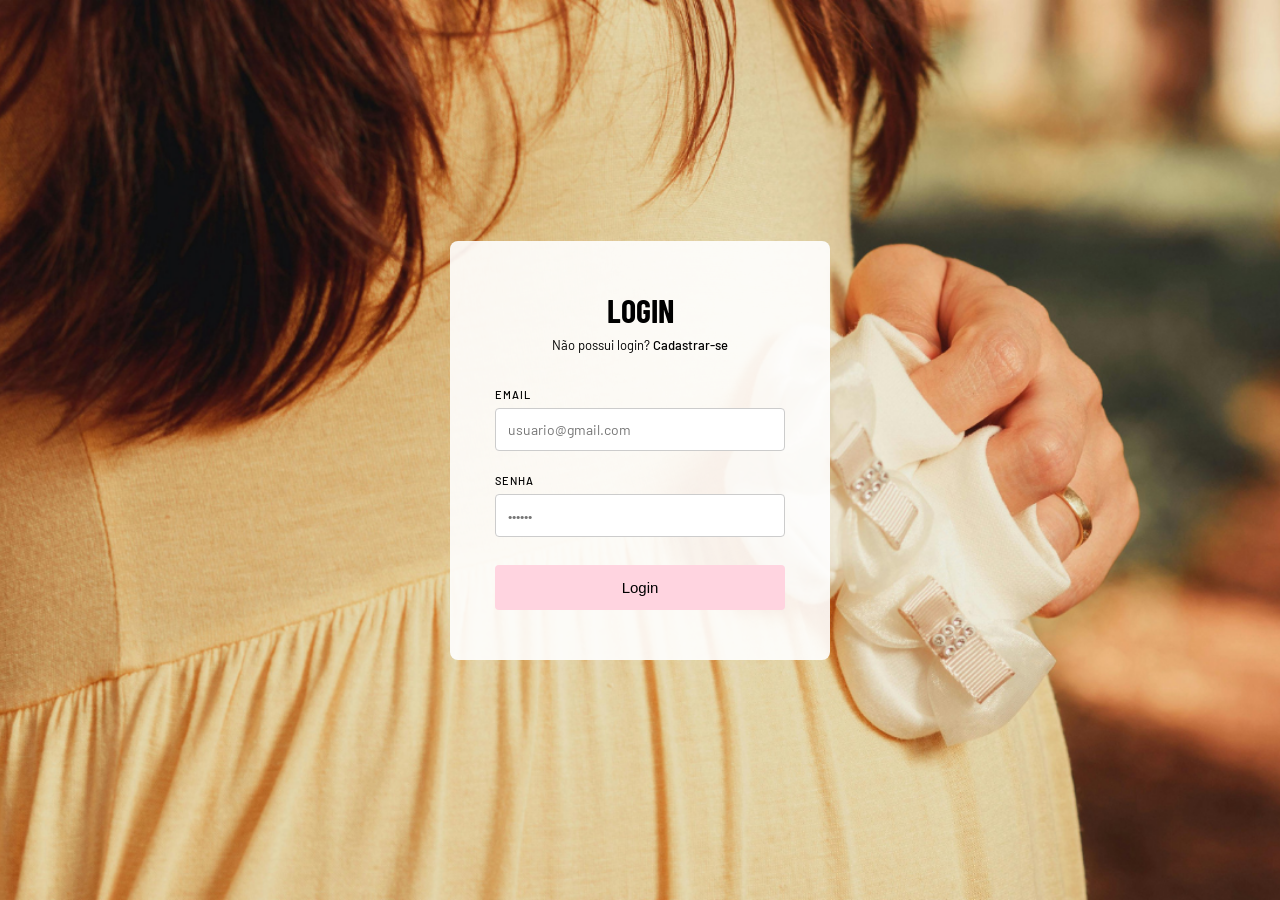
<file: templates/login.html>
<!DOCTYPE html>
<html lang="pt-BR">

<head>
<meta charset="UTF-8">

<!-- ESSENCIAL PARA RESPONSIVIDADE -->
<meta name="viewport" content="width=device-width, initial-scale=1.0">

<title>GestarBem • Login</title>

<link rel="preconnect" href="https://fonts.googleapis.com">
<link rel="preconnect" href="https://fonts.gstatic.com" crossorigin>

<link href="https://fonts.googleapis.com/css2?family=Barlow:wght@300;400;500;600&family=Barlow+Condensed:wght@600;700&display=swap" rel="stylesheet">

<style>

*{
margin:0;
padding:0;
box-sizing:border-box;
}

body{
font-family:'Barlow',sans-serif;
overflow-x:hidden; /* evita scroll horizontal */
}

.auth-container{
min-height:100vh;
background:url("../static/img/fotosapatos.png") center/cover no-repeat;
display:flex;
align-items:center;
justify-content:center;
padding:40px;
}

.auth-form{
background:rgba(255,255,255,0.9);
padding:50px 45px;
width:100%;
max-width:380px;
border-radius:8px;
animation:fadeSlide .9s ease forwards;
}

.auth-form h1{
font-family:'Barlow Condensed',sans-serif;
text-align:center;
margin-bottom:8px;
font-size:32px;
}

.subtitle{
text-align:center;
font-size:13px;
margin-bottom:30px;
font-family:'Barlow',sans-serif;
font-weight:400;
}

.subtitle a{
color:#000;
font-weight:500;
text-decoration:none;
}

.auth-form label{
font-size:11px;
letter-spacing:1px;
font-weight:500;
}

.auth-form input{
width:100%;
margin:6px 0 18px;
padding:12px;
border:1px solid #ccc;
font-family:'Barlow',sans-serif;
font-size:14px;
border-radius:4px;
}

.auth-form button{
width:100%;
padding:14px;
background:#ffd4e0;
border:none;
cursor:pointer;
font-weight:500;
margin-top:10px;
font-size:15px;
border-radius:4px;
}

@keyframes fadeSlide{
from{
opacity:0;
transform:translateY(30px);
}
to{
opacity:1;
transform:translateY(0);
}
}

/* ===== NOTIFICAÇÃO ===== */

.toast{
position:fixed;
top:30px;
left:50%;
transform:translateX(-50%) translateY(-20px);
background:#ffffff;
color:#111;
padding:16px 26px;
border-radius:10px;
border:1px solid #ffd4e0;
box-shadow:0 10px 25px rgba(0,0,0,0.08);
font-size:14px;
font-weight:500;
opacity:0;
pointer-events:none;
transition:all .35s ease;
z-index:9999;
text-align:center;
}

.toast.show{
opacity:1;
transform:translateX(-50%) translateY(0);
}

/* ===== TABLET ===== */

@media (max-width:1024px){

.auth-container{
padding:30px;
}

.auth-form{
max-width:420px;
}

}

/* ===== CELULAR ===== */

@media (max-width:768px){

.auth-container{
padding:20px;
background-position:center;
}

.auth-form{
padding:35px 25px;
max-width:100%;
}

.auth-form h1{
font-size:28px;
}

.subtitle{
font-size:12px;
margin-bottom:25px;
}

.auth-form input{
font-size:14px;
padding:12px;
}

.auth-form button{
padding:13px;
font-size:14px;
}

}

/* ===== CELULAR PEQUENO ===== */

@media (max-width:480px){

.auth-container{
padding:15px;
}

.auth-form{
padding:28px 20px;
}

.auth-form h1{
font-size:24px;
}

.subtitle{
font-size:11px;
}

.auth-form input{
margin:5px 0 15px;
}

}

</style>
</head>

<body>

<main class="auth-container">

<form class="auth-form" id="formLogin">

<h1>LOGIN</h1>

<p class="subtitle">
Não possui login? <a href="/cadastro">Cadastrar-se</a>
</p>

<label>EMAIL</label>
<input id="email" type="email" placeholder="usuario@gmail.com" required>

<label>SENHA</label>
<input id="senha" type="password" placeholder="••••••" required>

<button type="submit">Login</button>

</form>

</main>

<!-- NOTIFICAÇÃO -->
<div id="toast" class="toast"></div>

<script>

function showToast(message){

const toast=document.getElementById("toast");

toast.textContent=message;

toast.classList.add("show");

setTimeout(()=>{
toast.classList.remove("show");
},3000);

}

document.getElementById("formLogin").addEventListener("submit", async (e)=>{

e.preventDefault();

const email=document.getElementById("email").value.trim();
const senha=document.getElementById("senha").value;

try{

const resp=await fetch("/api/login",{
method:"POST",
headers:{"Content-Type":"application/json"},
body:JSON.stringify({email,senha})
});

const data=await resp.json();

if(!resp.ok){
showToast(data.message||"Erro ao fazer login.");
return;
}

showToast(data.message||"Login realizado com sucesso!");

setTimeout(()=>{
window.location.href="/home";
},2000);

}catch(err){
showToast("Não consegui conectar no servidor. Verifique se o app.py está rodando.");
}

});

</script>

</body>
</html>
</file>
